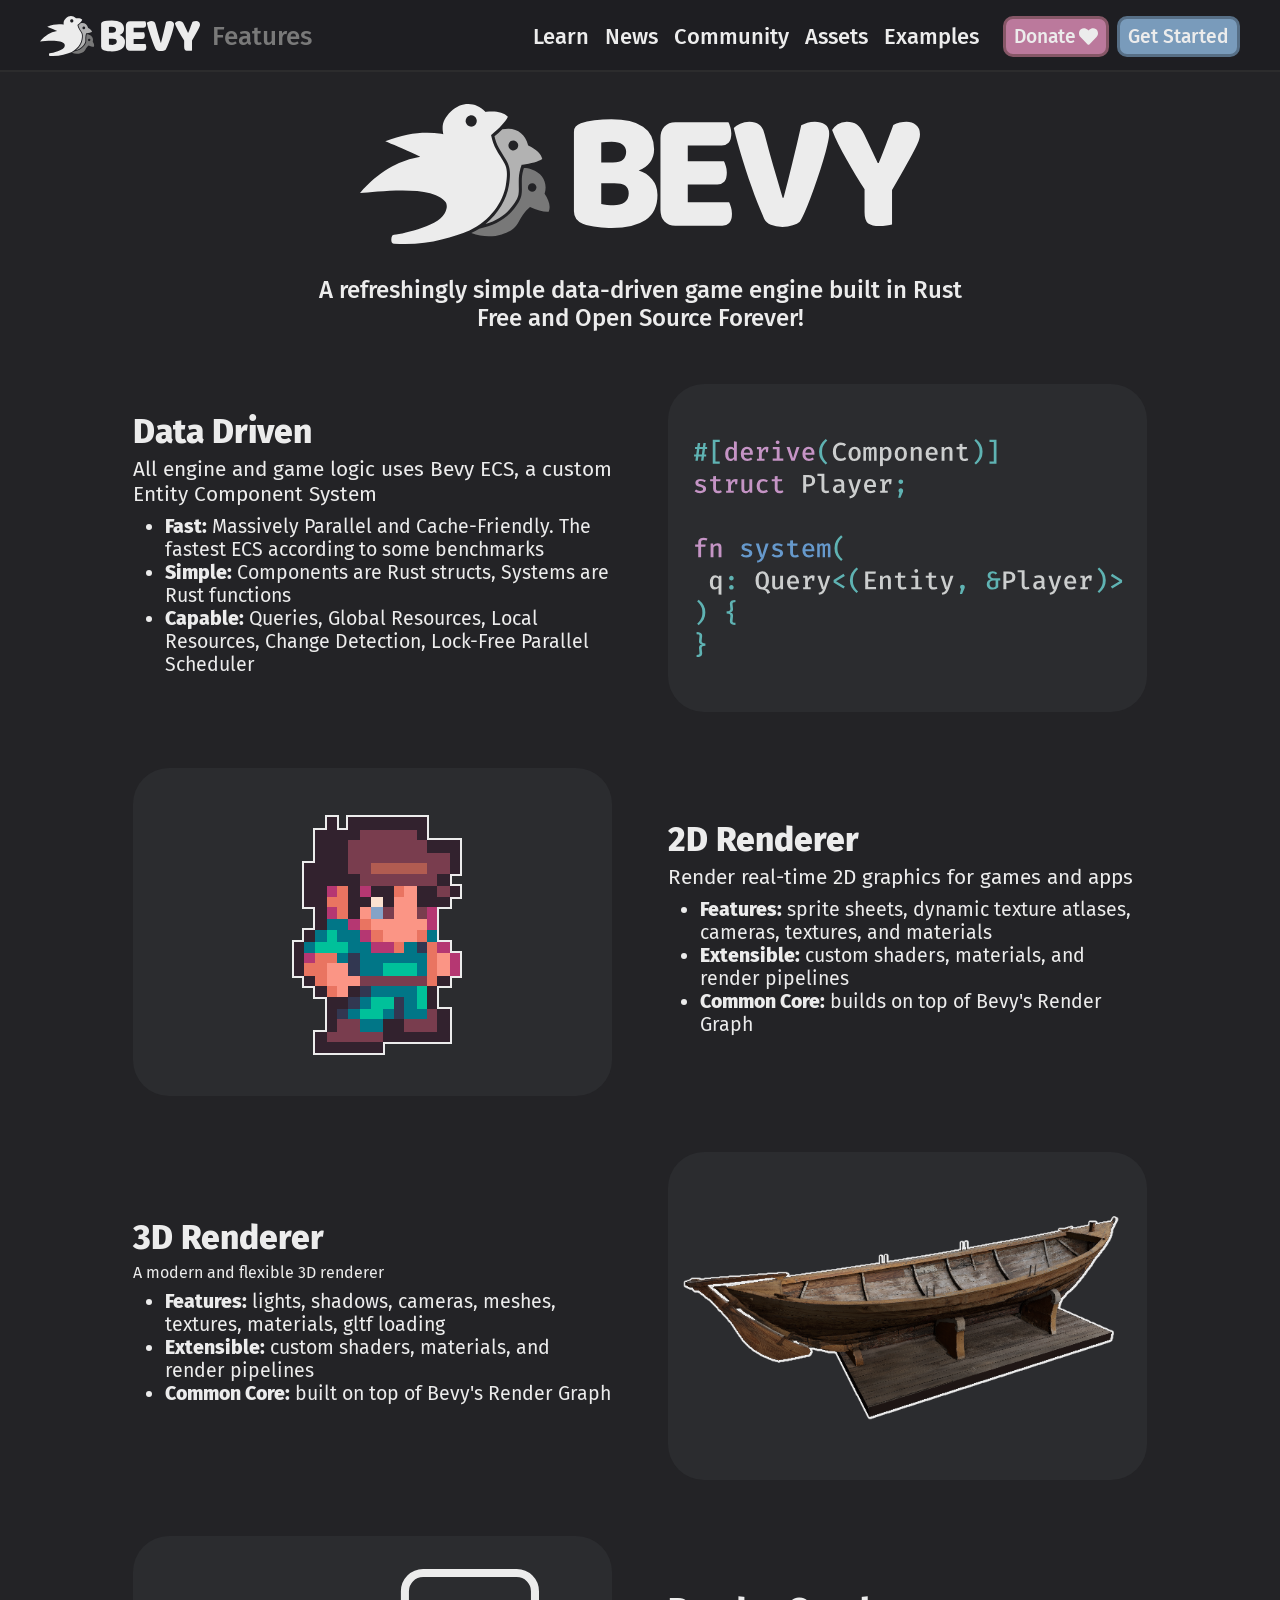
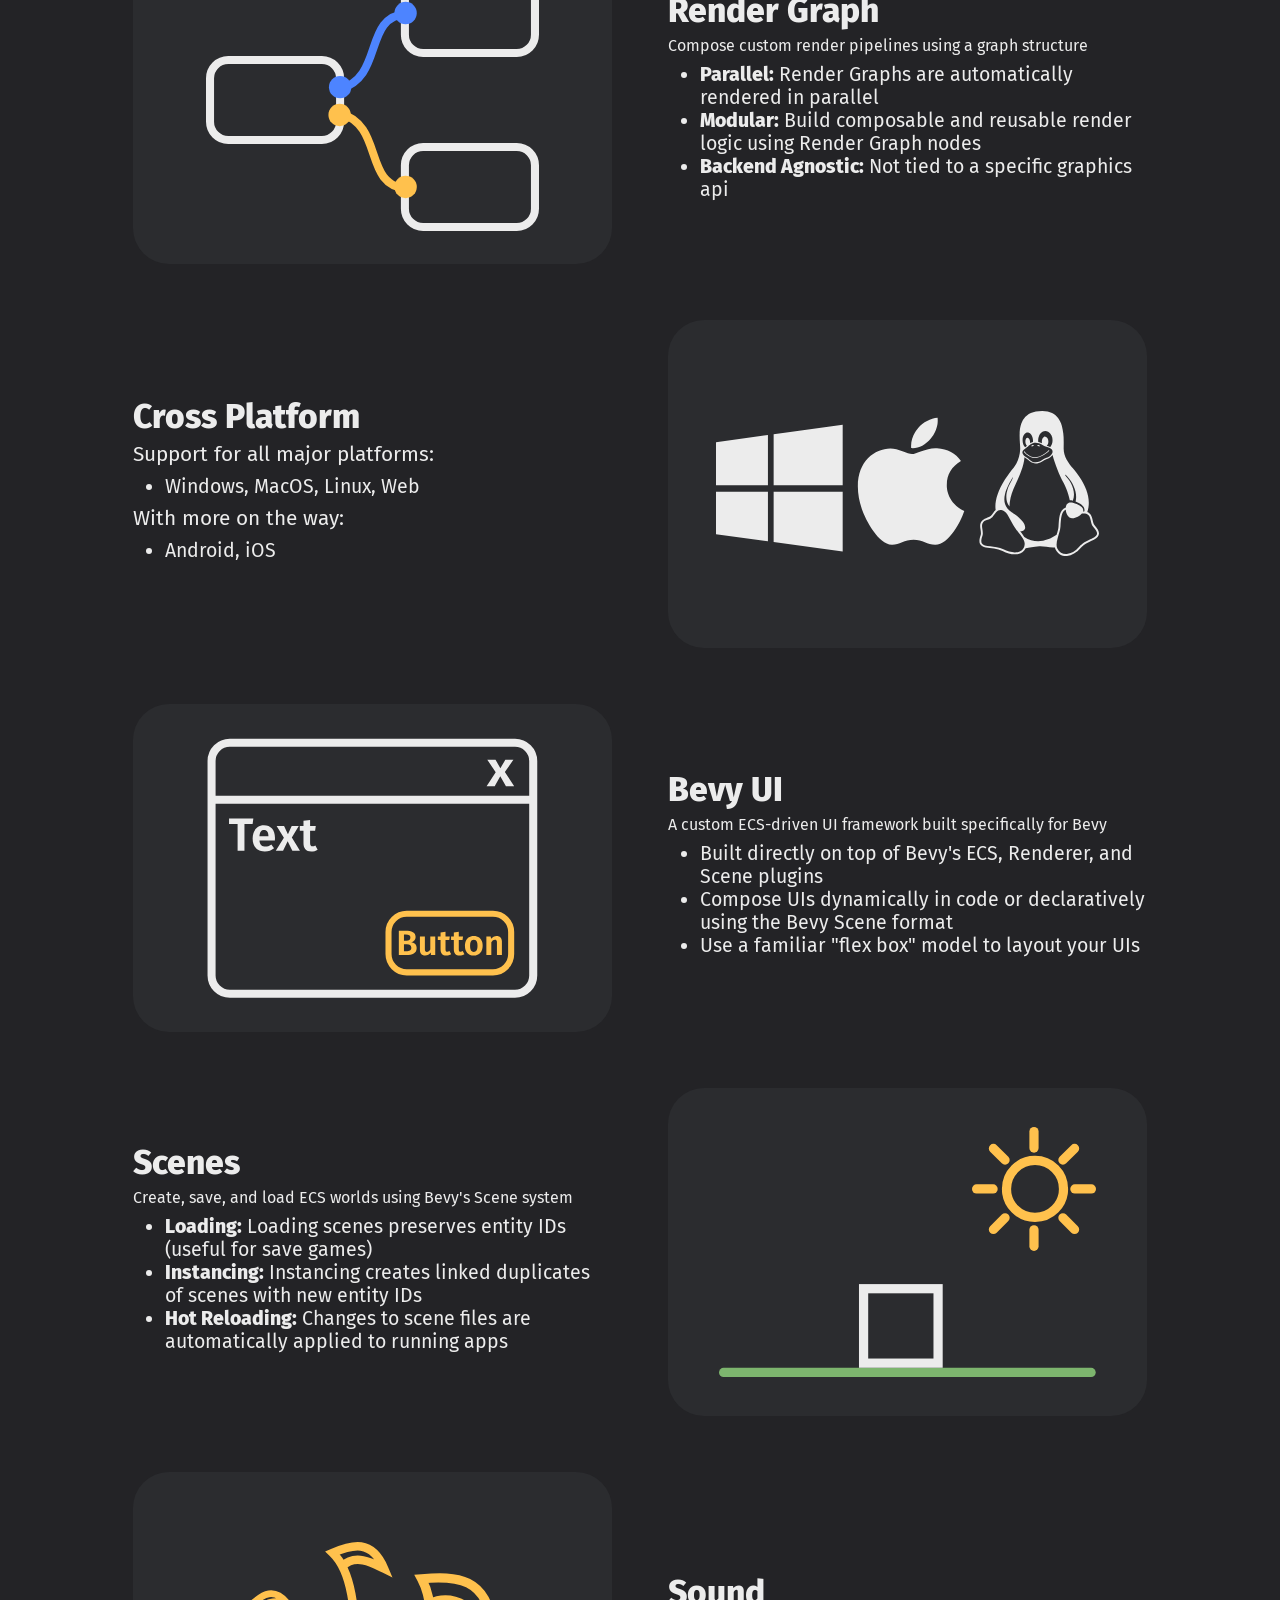
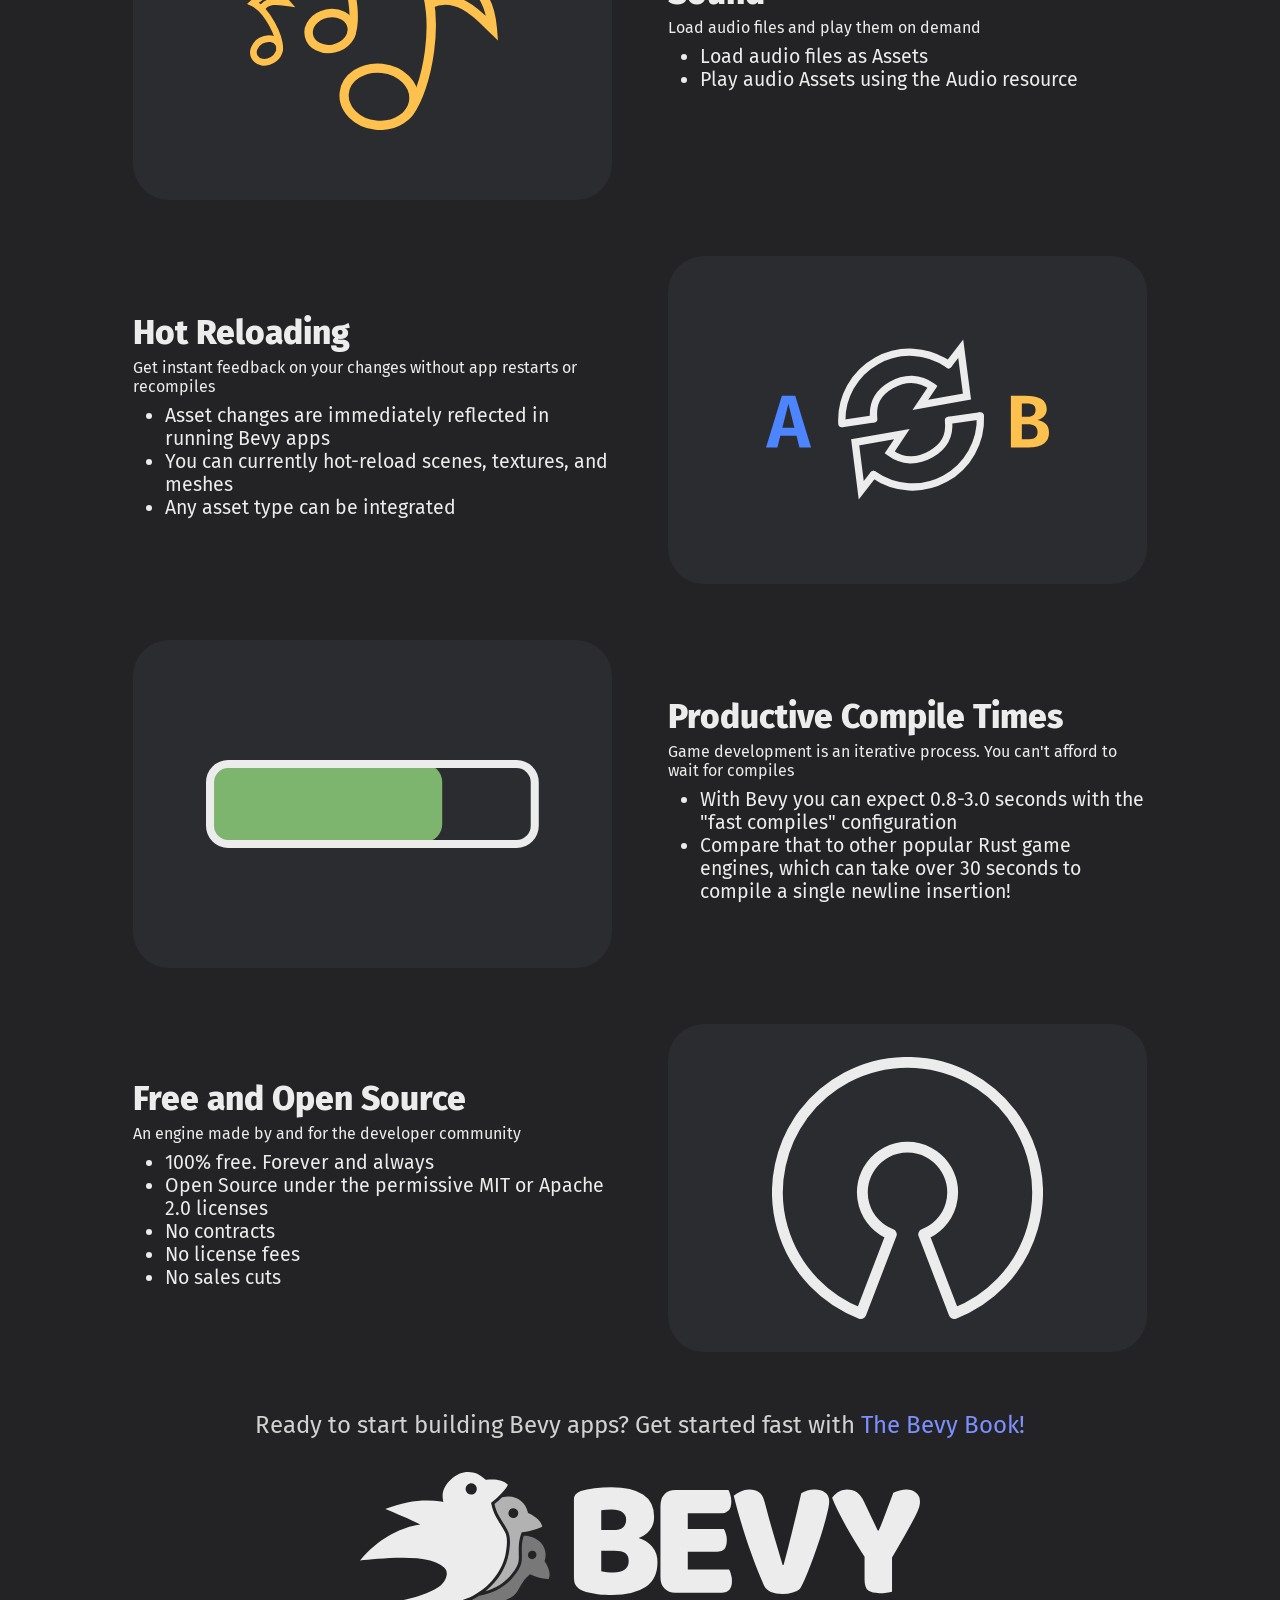
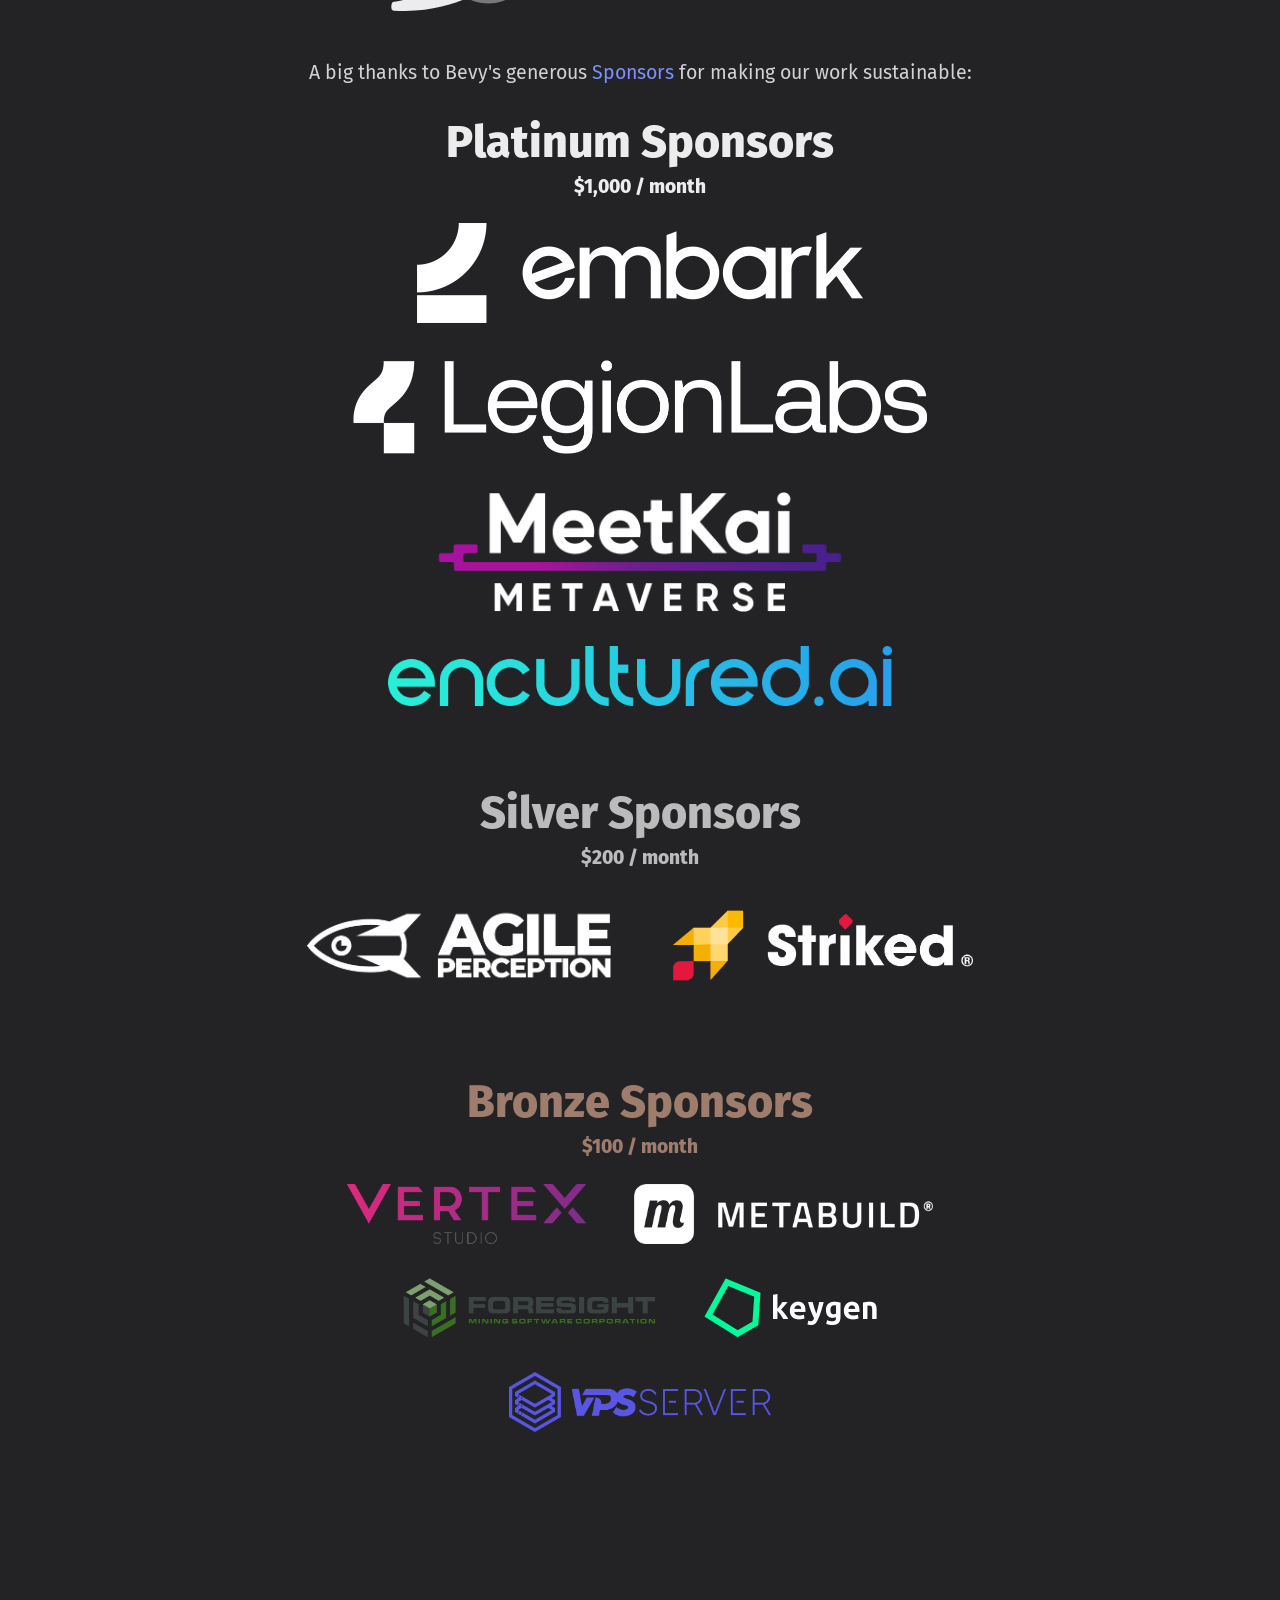
<file: index.html>
<!doctype html>
<html lang="en">
    <head>
        <meta charset="UTF-8">
        <meta name='viewport' content="width=device-width, initial-scale=1" />
        <meta property="og:title" content="Bevy - A data-driven game engine built in Rust " />
        <meta property="og:type" content="website" />
        <meta property="og:url" content="https://bevyengine.org&#x2F;&#x2F;" />
        <meta property="og:image" content="https://bevyengine.org/assets/bevy_logo_fill.png" />
        <meta property="og:description" content="Bevy is a refreshingly simple data-driven game engine built in Rust. It is free and open-source forever!" />
        <link rel="shortcut icon" type="image/png" href="/assets/favicon.png">
        <link rel="stylesheet" href="/site.css" />
        <link href="/atom.xml" rel="alternate" type="application/atom+xml" />
        <title>Bevy - A data-driven game engine built in Rust </title>
        
<meta name="description"
    content="A refreshingly simple data-driven game engine built in Rust. Free and Open Source Forever!" />

    </head>
    <body>
        <div class="layout">
            <input id="mobile-menu-state" class="hidden" type="checkbox">
            <header class="layout__header header" data-mobile-menu-state-container>
                <div class="header__content">
                    <label class="main-menu-backdrop" for="mobile-menu-state"></label>
                    <label class="header__hamburger button-square button-square--header" for="mobile-menu-state">
                        <img src="/assets/icon-hamburger.svg">
                    </label>
                    <div class="header__left-block">
                        <a class="header__logo" href="/">
                            <img class="logo logo--icon" src="/assets/bevy_icon_dark.svg" alt="Bevy Engine">
                            <img class="logo logo--full" src="/assets/bevy_logo_dark.svg" alt="Bevy Engine">
                        </a>
                        <div class="header__message">
                            
                                Features
                            
                        </div>
                    </div>
                    
                    <nav class="header__menu main-menu " role="navigation" data-page-menu-switch-state-container>
                        <div class="main-menu__header">
                            <a href="/">
                                <img class="logo" src="/assets/bevy_logo_dark.svg" alt="Bevy Engine">
                            </a>
                            <label class="button-square button-square--header" for="mobile-menu-state">
                                <img src="/assets/icon-times.svg">
                            </label>
                        </div>
                        
                        <div class="main-menu__content">
                            <div class="main-menu__page-menu">
                                
                            </div>
                            <ul class="main-menu__menu">
                                
    
    

    
        
    

    
    
    

    

    <li class="main-menu__entry">
        <a href="&#x2F;learn" class="main-menu__link">
            <span>Learn</span>
        </a>
    </li>

                                
    
    

    
        
    

    
    
    

    

    <li class="main-menu__entry">
        <a href="&#x2F;news" class="main-menu__link">
            <span>News</span>
        </a>
    </li>

                                
    
    

    
        
    

    
    
    

    

    <li class="main-menu__entry">
        <a href="&#x2F;community" class="main-menu__link">
            <span>Community</span>
        </a>
    </li>

                                
    
    

    
        
    

    
    
    

    

    <li class="main-menu__entry">
        <a href="&#x2F;assets" class="main-menu__link">
            <span>Assets</span>
        </a>
    </li>

                                
    
    

    
        
    

    
    
    

    

    <li class="main-menu__entry">
        <a href="&#x2F;examples" class="main-menu__link">
            <span>Examples</span>
        </a>
    </li>

                                
                            </ul>
                        </div>
                    </nav>
                    <div class="header__cta-container">
                        <a class="button button--pink header__cta" href="https://github.com/sponsors/cart">Donate <img class="button__icon" src="/assets/heart.svg" alt="heart icon"/></a>
                        <a class="button header__cta" href="/learn/book/getting-started/">Get Started</a>
                    </div>
                </div>
            </header>
            <main class="layout__content">
                <div class="container">
                    
<div>
    <img src="/assets/bevy_logo_dark.svg" class="bevy-logo-header" alt="Bevy logo" />
    <div class="bevy-description">
        A refreshingly simple data-driven game engine built in Rust
        <br />
        Free and Open Source Forever!
    </div>
    <div class="feature-list">
        <div class="feature-container">
            <div class="feature-text">
                <h2 class="feature-title">Data Driven</h2>
                <div class="feature-description">
                    All engine and game logic uses Bevy ECS, a custom Entity Component System
                    <ul class="feature-sublist">
                        <li><b>Fast:</b> Massively Parallel and Cache-Friendly. The fastest ECS according to some
                            benchmarks</li>
                        <li><b>Simple:</b> Components are Rust structs, Systems are Rust functions</li>
                        <li><b>Capable:</b> Queries, Global Resources, Local Resources, Change Detection, Lock-Free
                            Parallel Scheduler</li>
                    </ul>
                </div>
            </div>
            <div class="feature-image">
                <img src="assets/ecs.svg" class="feature-img" style="width: 100%; max-width: 90%; max-height: 90%;"
                    alt="ECS code" />
            </div>
        </div>
        <div class="feature-container feature-container-reverse">
            <div class="feature-image">
                <img src="assets/sprite.png" class="feature-img" alt="Pixel art sprite of a person" />
            </div>
            <div class="feature-text">
                <h2 class="feature-title">2D Renderer</h2>
                <div class="feature-description">
                    Render real-time 2D graphics for games and apps
                    <ul class="feature-sublist">
                        <li><b>Features:</b> sprite sheets, dynamic texture atlases, cameras, textures, and materials
                        </li>
                        <li><b>Extensible:</b> custom shaders, materials, and render pipelines</li>
                        <li><b>Common Core:</b> builds on top of Bevy's Render Graph</li>
                    </ul>
                </div>
            </div>
        </div>
        <div class="feature-container">
            <div class="feature-text">
                <h2 class="feature-title">3D Renderer</h2>
                A modern and flexible 3D renderer
                <ul class="feature-sublist">
                    <li><b>Features:</b> lights, shadows, cameras, meshes, textures, materials, gltf loading</li>
                    <li><b>Extensible:</b> custom shaders, materials, and render pipelines</li>
                    <li><b>Common Core:</b> built on top of Bevy's Render Graph</li>
                </ul>
            </div>
            <div class="feature-image">
                <img src="assets/boat.png" class="feature-img" style="max-height: 95%; max-width: 95%;"
                    alt="3D boat model" />
            </div>
        </div>
        <div class="feature-container feature-container-reverse">
            <div class="feature-image">
                <img src="assets/render_graph.svg" class="feature-img" alt="Render graph" />
            </div>
            <div class="feature-text">
                <h2 class="feature-title">Render Graph</h2>
                Compose custom render pipelines using a graph structure
                <ul class="feature-sublist">
                    <li><b>Parallel:</b> Render Graphs are automatically rendered in parallel</li>
                    <li><b>Modular:</b> Build composable and reusable render logic using Render Graph nodes </li>
                    <li><b>Backend Agnostic:</b> Not tied to a specific graphics api</li>
                </ul>
            </div>
        </div>
        <div class="feature-container">
            <div class="feature-text">
                <h2 class="feature-title">Cross Platform</h2>
                <div class="feature-description">
                    Support for all major platforms:
                    <ul class="feature-sublist">
                        <li>Windows, MacOS, Linux, Web</li>
                    </ul>
                    With more on the way:
                    <ul class="feature-sublist">
                        <li>Android, iOS</li>
                    </ul>
                </div>
            </div>
            <div class="feature-image">
                <img src="assets/platform-icons.svg" class="feature-img" alt="Microsoft, Apple, and Linux logos" />
            </div>
        </div>
        <div class="feature-container feature-container-reverse">
            <div class="feature-image">
                <img src="assets/bevy_ui.svg" class="feature-img" alt="UI dialog window diagram" />
            </div>
            <div class="feature-text">
                <h2 class="feature-title">Bevy UI</h2>
                A custom ECS-driven UI framework built specifically for Bevy
                <ul class="feature-sublist">
                    <li>Built directly on top of Bevy's ECS, Renderer, and Scene plugins</li>
                    <li>Compose UIs dynamically in code or declaratively using the Bevy Scene format</li>
                    <li>Use a familiar "flex box" model to layout your UIs</li>
                </ul>
            </div>
        </div>
        <div class="feature-container">
            <div class="feature-text">
                <h2 class="feature-title">Scenes</h2>
                Create, save, and load ECS worlds using Bevy's Scene system
                <ul class="feature-sublist">
                    <li><b>Loading:</b> Loading scenes preserves entity IDs (useful for save games)</li>
                    <li><b>Instancing:</b> Instancing creates linked duplicates of scenes with new entity IDs</li>
                    <li><b>Hot Reloading:</b> Changes to scene files are automatically applied to running apps</li>
                </ul>
            </div>
            <div class="feature-image">
                <img src="assets/scene.svg" class="feature-img" alt="2D scene of a square upon grass under the sun" />
            </div>
        </div>
        <div class="feature-container feature-container-reverse">
            <div class="feature-image">
                <img src="assets/sound.svg" class="feature-img" alt="Music notes" />
            </div>
            <div class="feature-text">
                <h2 class="feature-title">Sound</h2>
                Load audio files and play them on demand
                <ul class="feature-sublist">
                    <li>Load audio files as Assets</li>
                    <li>Play audio Assets using the Audio resource</li>
                </ul>
            </div>
        </div>
        <div class="feature-container">
            <div class="feature-text">
                <h2 class="feature-title">Hot Reloading</h2>
                Get instant feedback on your changes without app restarts or recompiles
                <ul class="feature-sublist">
                    <li>Asset changes are immediately reflected in running Bevy apps</li>
                    <li>You can currently hot-reload scenes, textures, and meshes</li>
                    <li>Any asset type can be integrated</li>
                </ul>
            </div>
            <div class="feature-image">
                <img src="assets/hot_reloading.svg" class="feature-img" alt="Hot reloading diagram" />
            </div>
        </div>
        <div class="feature-container feature-container-reverse">
            <div class="feature-image">
                <img src="assets/progressbar.svg" class="feature-img" alt="Compile time progress bar" />
            </div>
            <div class="feature-text">
                <h2 class="feature-title">Productive Compile Times</h2>
                Game development is an iterative process. You can't afford to wait for compiles
                <ul class="feature-sublist">
                    <li>With Bevy you can expect 0.8-3.0 seconds with the "fast compiles" configuration</li>
                    <li>Compare that to other popular Rust game engines, which can take over 30 seconds to compile a
                        single
                        newline insertion!</li>
                </ul>
            </div>
        </div>
        <div class="feature-container">
            <div class="feature-text">
                <h2 class="feature-title">Free and Open Source</h2>
                An engine made by and for the developer community
                <ul class="feature-sublist">
                    <li>100% free. Forever and always</li>
                    <li>Open Source under the permissive MIT or Apache 2.0 licenses</li>
                    <li>No contracts</li>
                    <li>No license fees</li>
                    <li>No sales cuts</li>
                </ul>
            </div>
            <div class="feature-image">
                <img src="assets/opensource.svg" class="feature-img" alt="The open source icon" />
            </div>
        </div>
    </div>
    <div class="media-content features-whats-next">
        Ready to start building Bevy apps? Get started fast with <a href="learn/book/introduction/">The Bevy Book!</a>
    </div>
    <img src="/assets/bevy_logo_dark.svg" class="bevy-logo-header" alt="Bevy logo" />
    <div class="features-sponsors">
        <h3 class="media-content">A big thanks to Bevy's generous <a
                href="https://github.com/sponsors/cart/">Sponsors</a> for making our work
            sustainable:</h3>
        <div class="sponsors sponsors--platinum">
            <h2 class="sponsors__title">Platinum Sponsors</h2>
            <h3 class="sponsors__amount">$1,000 / month</h3>
            <div class="sponsors__content">
                <a class="sponsors__link" href="https://www.embark-studios.com">
                    <img class="sponsors__logo" src="assets/embark.png" alt="Embark Studios logo" />
                </a>
                <a class="sponsors__link" href="https://legionlabs.com">
                    <img class="sponsors__logo" src="assets/LegionLabs.png" alt="Legion Labs logo" />
                </a>
                <a class="sponsors__link" href="https://meetkai.com/careers">
                    <img class="sponsors__logo" style="max-height: 120px" src="assets/meetkai.png" alt="MeetKai logo" />
                </a>
                <a class="sponsors__link" href="https://www.encultured.ai/">
                    <img class="sponsors__logo" style="max-height: 60px" src="assets/Encultured.png"
                        alt="Encultured AI logo" />
                </a>
            </div>
        </div>
        <div class="sponsors sponsors--silver">
            <h2 class="sponsors__title">Silver Sponsors</h2>
            <h3 class="sponsors__amount">$200 / month</h3>
            <div class="sponsors__content">
                <a class="sponsors__link" href="https://agileperception.com">
                    <img class="sponsors__logo" src="assets/agile_perception.png" alt="Agile Perception logo" />
                </a>
                <a class="sponsors__link" href="https://developers.join-striked.com">
                    <img class="sponsors__logo" style="max-height: 100px" src="assets/striked.png" alt="Striked logo" />
                </a>
            </div>
        </div>
        <div class="sponsors sponsors--bronze">
            <h2 class="sponsors__title">Bronze Sponsors</h2>
            <h3 class="sponsors__amount">$100 / month</h3>
            <div class="sponsors__content">
                <a class="sponsors__link" href="https://vertexstudio.co">
                    <img class="sponsors__logo" src="assets/vertex_studio.png" alt="Vertex Studio logo" />
                </a>
                <a class="sponsors__link" href="https://www.metabuild.io">
                    <img class="sponsors__logo" src="assets/metabuild.png" alt="Metabuild Logo" />
                </a>
                <a class="sponsors__link" href="https://www.foresightmining.com">
                    <img class="sponsors__logo" src="assets/Foresight_Mining_Software_Corporation.png"
                        alt="Foresight Mining Software Corporation logo" />
                </a>
                <a class="sponsors__link" href="https://keygen.sh">
                    <img class="sponsors__logo" src="assets/keygen.png" alt="Keygen logo" />
                </a>
                <a class="sponsors__link" href="https://www.vpsserver.com">
                    <img class="sponsors__logo" src="assets/VPSServer.png" alt="VPSServer logo" />
                </a>
            </div>
        </div>
    </div>
</div>

                </div>
            </main>
        </div>
    </body>
</html>
</file>
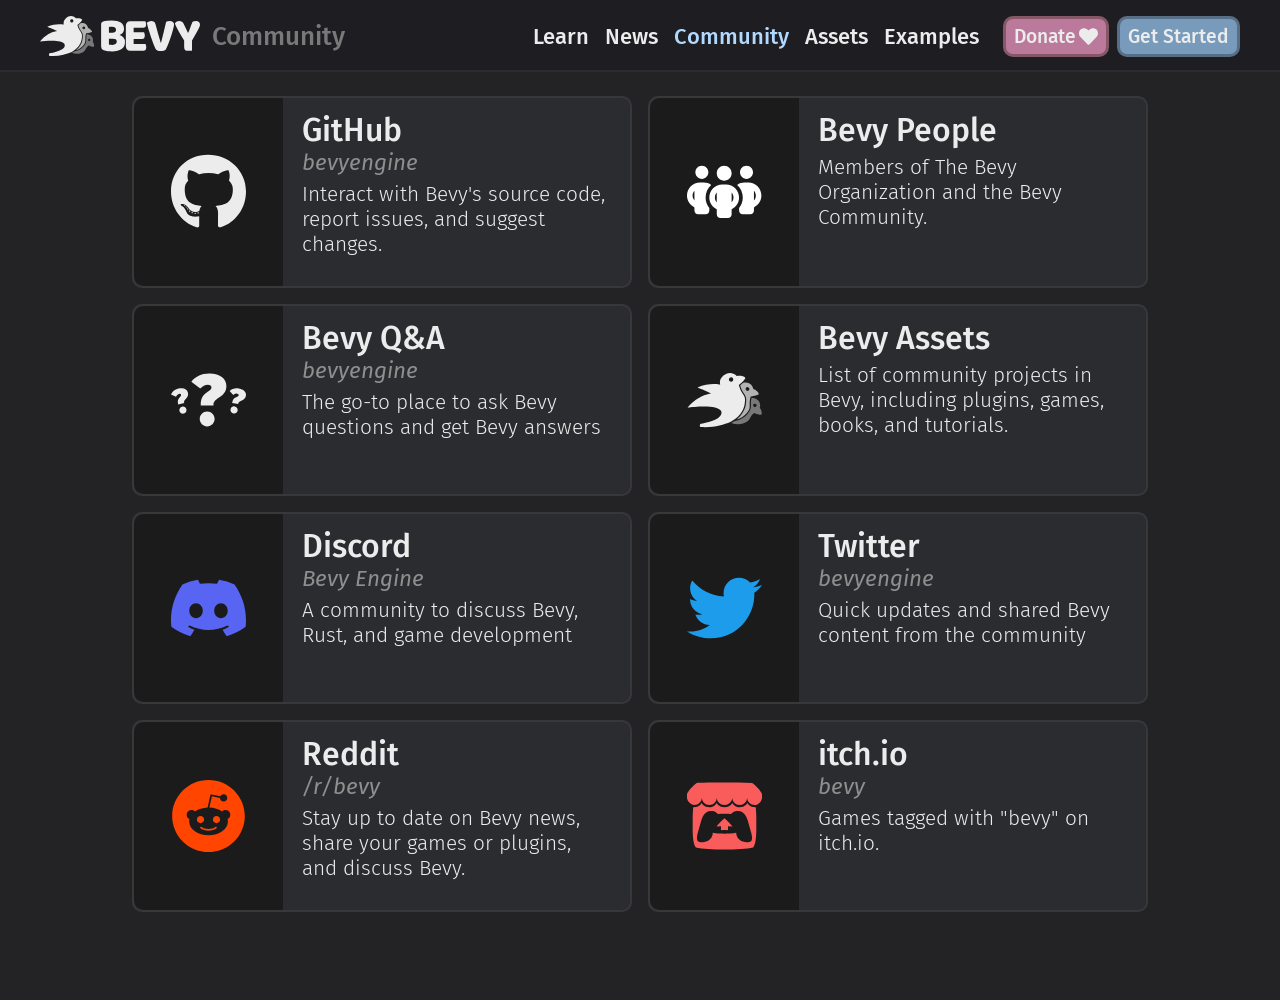
<file: community/index.html>
<!doctype html>
<html lang="en">
    <head>
        <meta charset="UTF-8">
        <meta name='viewport' content="width=device-width, initial-scale=1" />
        <meta property="og:title" content="Bevy - Community" />
        <meta property="og:type" content="website" />
        <meta property="og:url" content="https://bevyengine.org&#x2F;&#x2F;community&#x2F;" />
        <meta property="og:image" content="https://bevyengine.org/assets/bevy_logo_fill.png" />
        <meta property="og:description" content="Bevy is a refreshingly simple data-driven game engine built in Rust. It is free and open-source forever!" />
        <link rel="shortcut icon" type="image/png" href="/assets/favicon.png">
        <link rel="stylesheet" href="/site.css" />
        <link href="/atom.xml" rel="alternate" type="application/atom+xml" />
        <title>Bevy - Community</title>
         
    </head>
    <body>
        <div class="layout">
            <input id="mobile-menu-state" class="hidden" type="checkbox">
            <header class="layout__header header" data-mobile-menu-state-container>
                <div class="header__content">
                    <label class="main-menu-backdrop" for="mobile-menu-state"></label>
                    <label class="header__hamburger button-square button-square--header" for="mobile-menu-state">
                        <img src="/assets/icon-hamburger.svg">
                    </label>
                    <div class="header__left-block">
                        <a class="header__logo" href="/">
                            <img class="logo logo--icon" src="/assets/bevy_icon_dark.svg" alt="Bevy Engine">
                            <img class="logo logo--full" src="/assets/bevy_logo_dark.svg" alt="Bevy Engine">
                        </a>
                        <div class="header__message">
                            
                                Community
                            
                        </div>
                    </div>
                    
                    <nav class="header__menu main-menu " role="navigation" data-page-menu-switch-state-container>
                        <div class="main-menu__header">
                            <a href="/">
                                <img class="logo" src="/assets/bevy_logo_dark.svg" alt="Bevy Engine">
                            </a>
                            <label class="button-square button-square--header" for="mobile-menu-state">
                                <img src="/assets/icon-times.svg">
                            </label>
                        </div>
                        
                        <div class="main-menu__content">
                            <div class="main-menu__page-menu">
                                
                            </div>
                            <ul class="main-menu__menu">
                                
    
    

    
        
    

    
    
    

    

    <li class="main-menu__entry">
        <a href="&#x2F;learn" class="main-menu__link">
            <span>Learn</span>
        </a>
    </li>

                                
    
    

    
        
    

    
    
    

    

    <li class="main-menu__entry">
        <a href="&#x2F;news" class="main-menu__link">
            <span>News</span>
        </a>
    </li>

                                
    
    

    
        
    

    
    
    

    
        
    

    <li class="main-menu__entry">
        <a href="&#x2F;community" class="main-menu__link main-menu__link--active">
            <span>Community</span>
        </a>
    </li>

                                
    
    

    
        
    

    
    
    

    

    <li class="main-menu__entry">
        <a href="&#x2F;assets" class="main-menu__link">
            <span>Assets</span>
        </a>
    </li>

                                
    
    

    
        
    

    
    
    

    

    <li class="main-menu__entry">
        <a href="&#x2F;examples" class="main-menu__link">
            <span>Examples</span>
        </a>
    </li>

                                
                            </ul>
                        </div>
                    </nav>
                    <div class="header__cta-container">
                        <a class="button button--pink header__cta" href="https://github.com/sponsors/cart">Donate <img class="button__icon" src="/assets/heart.svg" alt="heart icon"/></a>
                        <a class="button header__cta" href="/learn/book/getting-started/">Get Started</a>
                    </div>
                </div>
            </header>
            <main class="layout__content">
                <div class="container">
                    
<div class="padded-content community-grid">
    <a class="card community-card" href="https://github.com/bevyengine/bevy">
        <div class="card-image">
            <img src="/assets/github.svg" class="centered-card-image community-icon" alt="GitHub logo" />
        </div>
        <div class="card-text">
            <div class="card-title">
                GitHub
            </div>
            <div class="card-subtitle">
                bevyengine
            </div>
            <div class="card-description">
                Interact with Bevy's source code, report issues, and suggest changes.
            </div>
        </div>
    </a>
    <a class="card community-card" href="/community/people/">
        <div class="card-image">
            <svg xmlns="http://www.w3.org/2000/svg" class="centered-card-image community-icon" viewBox="0 0 640 512">
                <!--! Font Awesome Pro 6.2.1 by @fontawesome - https://fontawesome.com License - https://fontawesome.com/license (Commercial License) Copyright 2022 Fonticons, Inc. -->
                <path fill="white" d="M184 88c0 30.9-25.1 56-56 56s-56-25.1-56-56s25.1-56 56-56s56 25.1 56 56zM64 245.7C54 256.9 48 271.8 48 288s6 31.1 16 42.3V245.7zm144.4-49.3C178.7 222.7 160 261.2 160 304c0 34.3 12 65.8 32 90.5V416c0 17.7-14.3 32-32 32H96c-17.7 0-32-14.3-32-32V389.2C26.2 371.2 0 332.7 0 288c0-61.9 50.1-112 112-112h32c24 0 46.2 7.5 64.4 20.3zM448 416V394.5c20-24.7 32-56.2 32-90.5c0-42.8-18.7-81.3-48.4-107.7C449.8 183.5 472 176 496 176h32c61.9 0 112 50.1 112 112c0 44.7-26.2 83.2-64 101.2V416c0 17.7-14.3 32-32 32H480c-17.7 0-32-14.3-32-32zM568 88c0 30.9-25.1 56-56 56s-56-25.1-56-56s25.1-56 56-56s56 25.1 56 56zm8 157.7v84.7c10-11.3 16-26.1 16-42.3s-6-31.1-16-42.3zM320 160c-35.3 0-64-28.7-64-64s28.7-64 64-64s64 28.7 64 64s-28.7 64-64 64zM240 304c0 16.2 6 31 16 42.3V261.7c-10 11.3-16 26.1-16 42.3zm144-42.3v84.7c10-11.3 16-26.1 16-42.3s-6-31.1-16-42.3zM448 304c0 44.7-26.2 83.2-64 101.2V448c0 17.7-14.3 32-32 32H288c-17.7 0-32-14.3-32-32V405.2c-37.8-18-64-56.5-64-101.2c0-61.9 50.1-112 112-112h32c61.9 0 112 50.1 112 112z"/>
            </svg>
        </div>
        <div class="card-text">
            <div class="card-title">
                Bevy People
            </div>
            <div class="card-description">
                Members of The Bevy Organization and the Bevy Community.
            </div>
        </div>
    </a>
    <a class="card community-card" href="https://github.com/bevyengine/bevy/discussions/categories/q-a">
        <div class="card-image">
            <img src="/assets/q_and_a.svg" class="centered-card-image community-icon" alt="Q and A logo" />
        </div>
        <div class="card-text">
            <div class="card-title">
                Bevy Q&A
            </div>
            <div class="card-subtitle">
                bevyengine
            </div>
            <div class="card-description">
                The go-to place to ask Bevy questions and get Bevy answers
            </div>
        </div>
    </a>
    <a class="card community-card" href="https://bevyengine.org/assets/">
        <div class="card-image">
            <img src="/assets/bevy_icon_dark.svg" class="centered-card-image community-icon" alt="Bevy logo" />
        </div>
        <div class="card-text">
            <div class="card-title">
                Bevy Assets
            </div>
            <div class="card-description">
                List of community projects in Bevy, including plugins, games, books, and tutorials.
            </div>
        </div>
    </a>
    <a class="card community-card" href="https://discord.gg/bevy">
        <div class="card-image">
            <img src="/assets/discord.svg" class="centered-card-image community-icon" alt="Discord logo" />
        </div>
        <div class="card-text">
            <div class="card-title">
                Discord
            </div>
            <div class="card-subtitle">
                Bevy Engine
            </div>
            <div class="card-description">
                A community to discuss Bevy, Rust, and game development
            </div>
        </div>
    </a>
    <a class="card community-card" href="https://twitter.com/BevyEngine">
        <div class="card-image">
            <img src="/assets/twitter.svg" class="centered-card-image community-icon" alt="Twitter logo" />
        </div>
        <div class="card-text">
            <div class="card-title">
                Twitter
            </div>
            <div class="card-subtitle">
                bevyengine
            </div>
            <div class="card-description">
                Quick updates and shared Bevy content from the community
            </div>
        </div>
    </a>
    <a class="card community-card" href="https://www.reddit.com/r/bevy/">
        <div class="card-image">
            <img src="/assets/reddit.svg" class="centered-card-image community-icon" alt="Reddit logo" />
        </div>
        <div class="card-text">
            <div class="card-title">
                Reddit
            </div>
            <div class="card-subtitle">
                /r/bevy
            </div>
            <div class="card-description">
                Stay up to date on Bevy news, share your games or plugins, and discuss Bevy.
            </div>
        </div>
    </a>
    <a class="card community-card" href="https://itch.io/games/tag-bevy">
        <div class="card-image">
            <img src="/assets/itchio-textless.svg" class="centered-card-image community-icon" alt="itch.io logo" />
        </div>
        <div class="card-text">
            <div class="card-title">
                itch.io
            </div>
            <div class="card-subtitle">
                bevy
            </div>
            <div class="card-description">
                Games tagged with "bevy" on itch.io.
            </div>
        </div>
    </a>
</div>

                </div>
            </main>
        </div>
    </body>
</html>
</file>
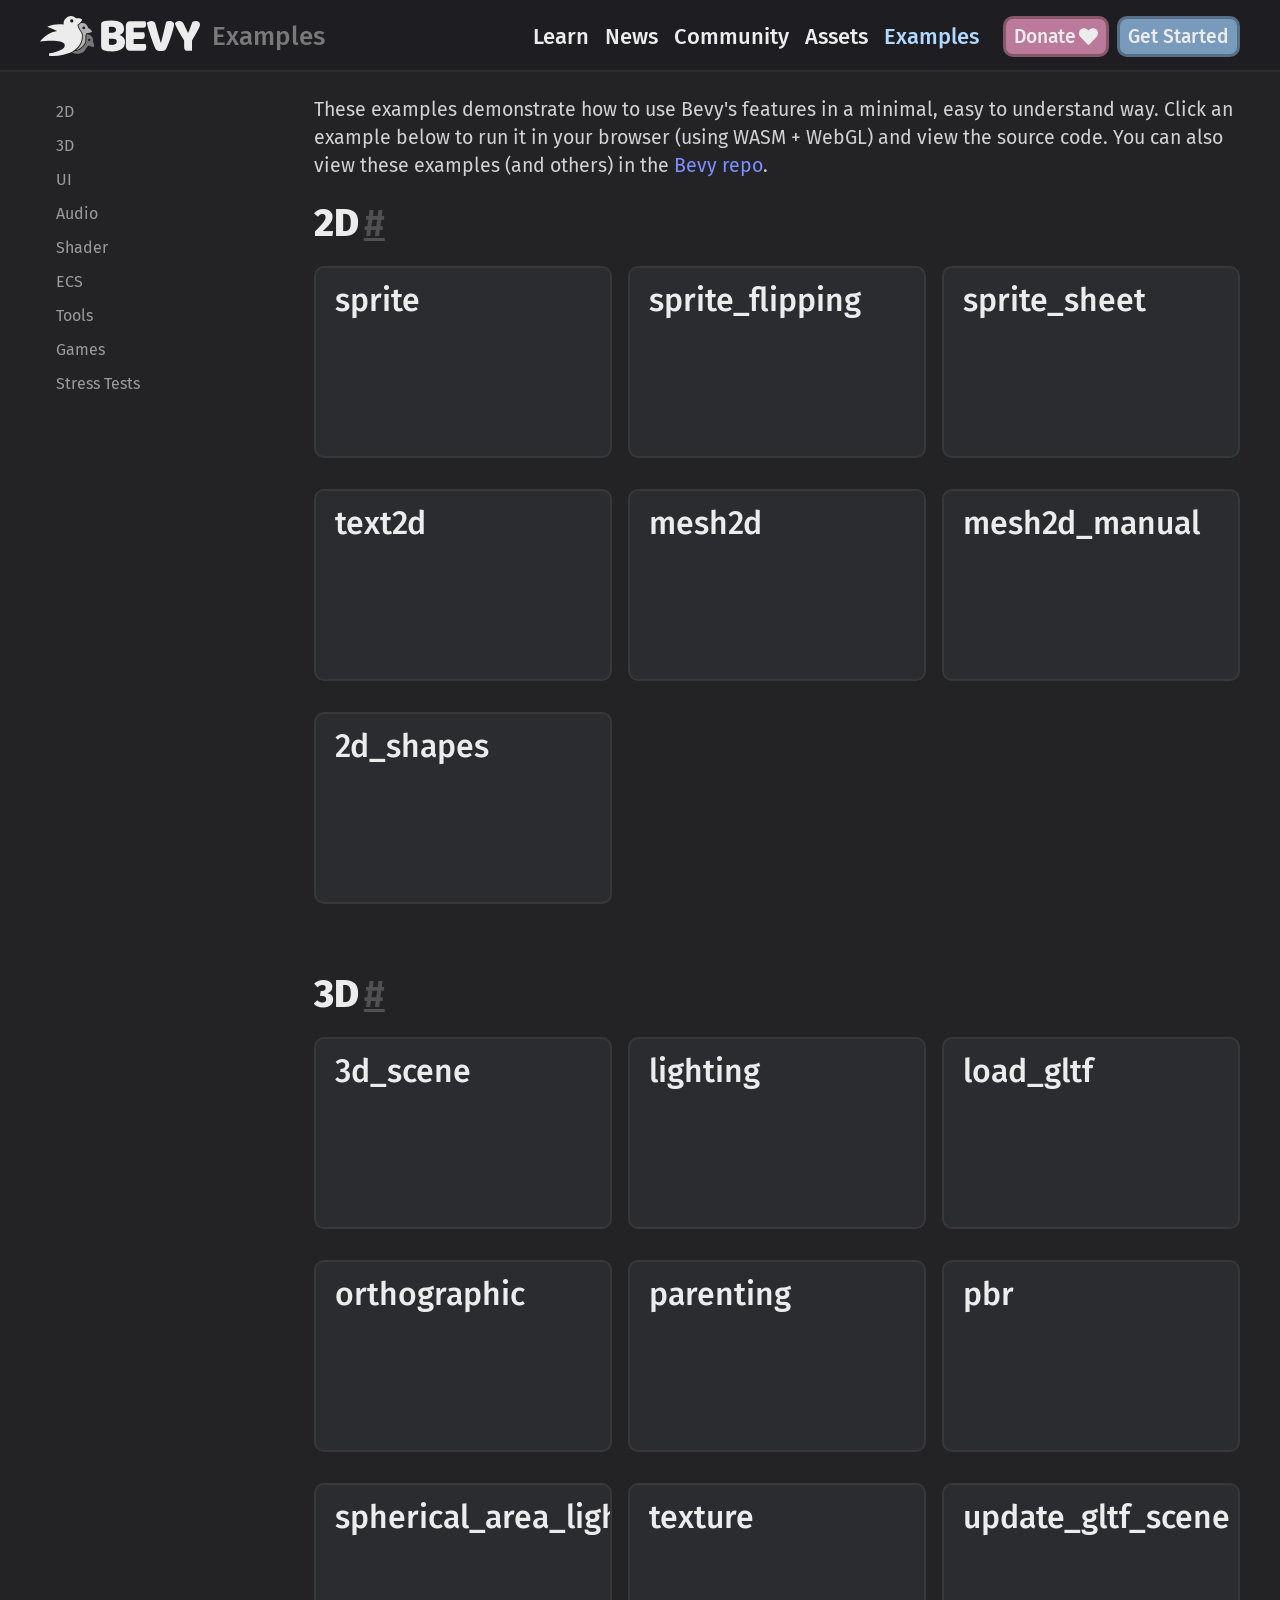
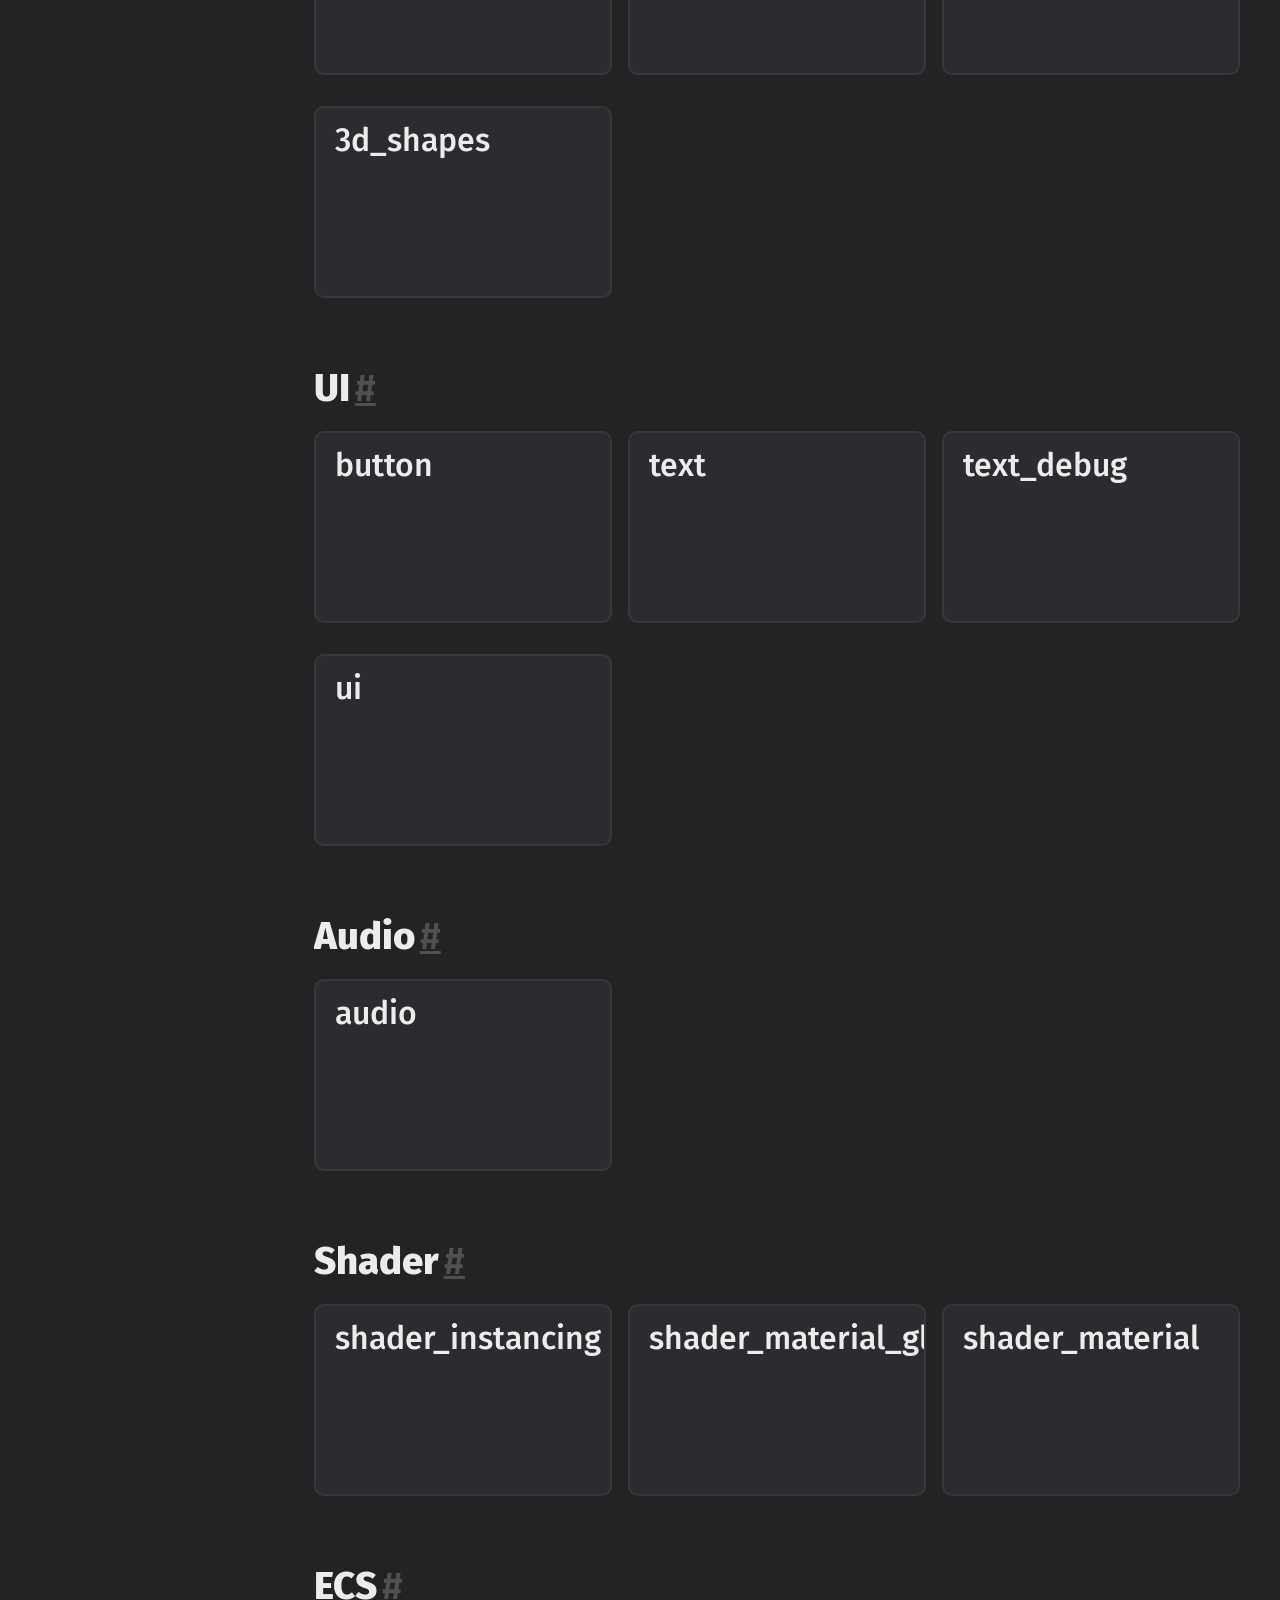
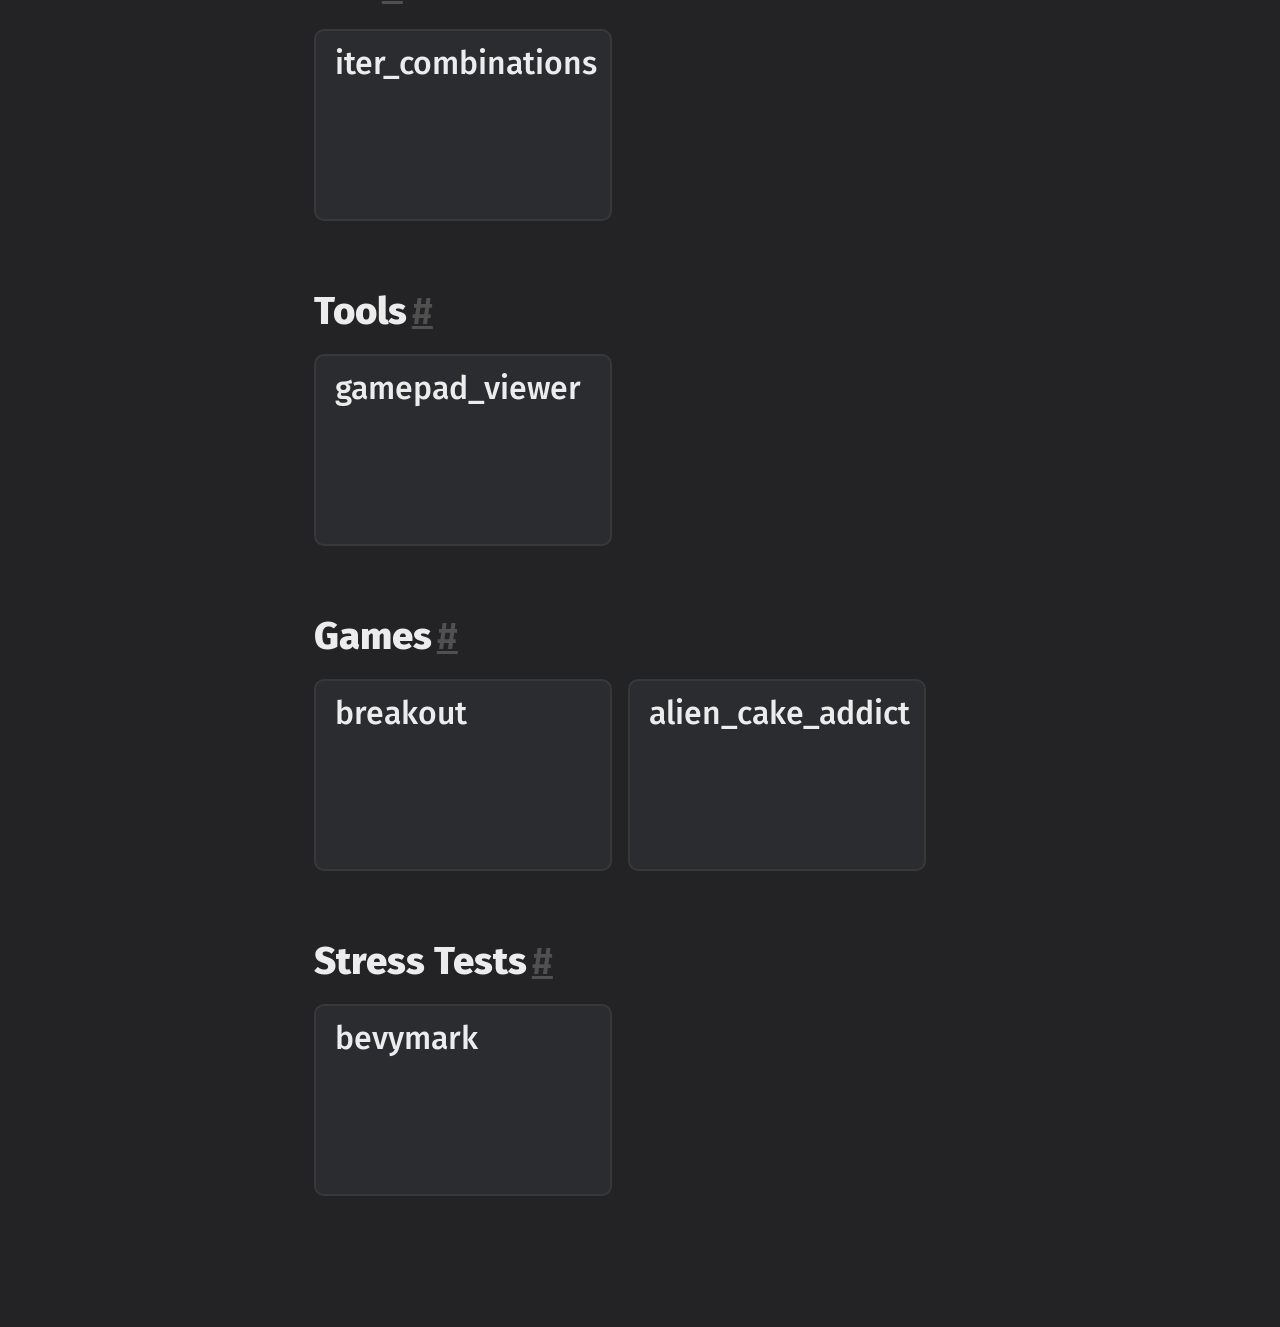
<file: examples/index.html>
<!doctype html>
<html lang="en">
    <head>
        <meta charset="UTF-8">
        <meta name='viewport' content="width=device-width, initial-scale=1" />
        <meta property="og:title" content="Bevy - Bevy Examples in WebGL2" />
        <meta property="og:type" content="website" />
        <meta property="og:url" content="https://bevyengine.org&#x2F;&#x2F;examples&#x2F;" />
        <meta property="og:image" content="https://bevyengine.org/assets/bevy_logo_fill.png" />
        <meta property="og:description" content="Bevy is a refreshingly simple data-driven game engine built in Rust. It is free and open-source forever!" />
        <link rel="shortcut icon" type="image/png" href="/assets/favicon.png">
        <link rel="stylesheet" href="/site.css" />
        <link href="/atom.xml" rel="alternate" type="application/atom+xml" />
        <title>Bevy - Bevy Examples in WebGL2</title>
         
    </head>
    <body>
        <div class="layout">
            <input id="mobile-menu-state" class="hidden" type="checkbox">
            <header class="layout__header header" data-mobile-menu-state-container>
                <div class="header__content">
                    <label class="main-menu-backdrop" for="mobile-menu-state"></label>
                    <label class="header__hamburger button-square button-square--header" for="mobile-menu-state">
                        <img src="/assets/icon-hamburger.svg">
                    </label>
                    <div class="header__left-block">
                        <a class="header__logo" href="/">
                            <img class="logo logo--icon" src="/assets/bevy_icon_dark.svg" alt="Bevy Engine">
                            <img class="logo logo--full" src="/assets/bevy_logo_dark.svg" alt="Bevy Engine">
                        </a>
                        <div class="header__message">
                            
                                Examples
                            
                        </div>
                    </div>
                    
    <input id="page-menu-switch-state" class="hidden" type="checkbox" checked>

                    <nav class="header__menu main-menu main-menu--with-page-menu" role="navigation" data-page-menu-switch-state-container>
                        <div class="main-menu__header">
                            <a href="/">
                                <img class="logo" src="/assets/bevy_logo_dark.svg" alt="Bevy Engine">
                            </a>
                            <label class="button-square button-square--header" for="mobile-menu-state">
                                <img src="/assets/icon-times.svg">
                            </label>
                        </div>
                        
    <div class="main-menu__page-menu-switch">
        <label class="menu-switch" for="page-menu-switch-state">
            <div class="menu-switch__option menu-switch__option--main-menu">Main Menu</div>
            <div class="menu-switch__option menu-switch__option--page-menu">Examples</div>
        </label>
    </div>

                        <div class="main-menu__content">
                            <div class="main-menu__page-menu">
                                
    
<ul class="tree-menu">
    
    






<li class="tree-menu__item">
    <div class="tree-menu__label">
        <a class="tree-menu__link" href="#2d">2D</a>
        
    </div>
    
</li>

    
    






<li class="tree-menu__item">
    <div class="tree-menu__label">
        <a class="tree-menu__link" href="#3d">3D</a>
        
    </div>
    
</li>

    
    






<li class="tree-menu__item">
    <div class="tree-menu__label">
        <a class="tree-menu__link" href="#ui">UI</a>
        
    </div>
    
</li>

    
    






<li class="tree-menu__item">
    <div class="tree-menu__label">
        <a class="tree-menu__link" href="#audio">Audio</a>
        
    </div>
    
</li>

    
    






<li class="tree-menu__item">
    <div class="tree-menu__label">
        <a class="tree-menu__link" href="#shader">Shader</a>
        
    </div>
    
</li>

    
    






<li class="tree-menu__item">
    <div class="tree-menu__label">
        <a class="tree-menu__link" href="#ecs">ECS</a>
        
    </div>
    
</li>

    
    






<li class="tree-menu__item">
    <div class="tree-menu__label">
        <a class="tree-menu__link" href="#tools">Tools</a>
        
    </div>
    
</li>

    
    






<li class="tree-menu__item">
    <div class="tree-menu__label">
        <a class="tree-menu__link" href="#games">Games</a>
        
    </div>
    
</li>

    
    






<li class="tree-menu__item">
    <div class="tree-menu__label">
        <a class="tree-menu__link" href="#stress-tests">Stress Tests</a>
        
    </div>
    
</li>

    
</ul>


                            </div>
                            <ul class="main-menu__menu">
                                
    
    

    
        
    

    
    
    

    

    <li class="main-menu__entry">
        <a href="&#x2F;learn" class="main-menu__link">
            <span>Learn</span>
        </a>
    </li>

                                
    
    

    
        
    

    
    
    

    

    <li class="main-menu__entry">
        <a href="&#x2F;news" class="main-menu__link">
            <span>News</span>
        </a>
    </li>

                                
    
    

    
        
    

    
    
    

    

    <li class="main-menu__entry">
        <a href="&#x2F;community" class="main-menu__link">
            <span>Community</span>
        </a>
    </li>

                                
    
    

    
        
    

    
    
    

    

    <li class="main-menu__entry">
        <a href="&#x2F;assets" class="main-menu__link">
            <span>Assets</span>
        </a>
    </li>

                                
    
    

    
        
    

    
    
    

    
        
    

    <li class="main-menu__entry">
        <a href="&#x2F;examples" class="main-menu__link main-menu__link--active">
            <span>Examples</span>
        </a>
    </li>

                                
                            </ul>
                        </div>
                    </nav>
                    <div class="header__cta-container">
                        <a class="button button--pink header__cta" href="https://github.com/sponsors/cart">Donate <img class="button__icon" src="/assets/heart.svg" alt="heart icon"/></a>
                        <a class="button header__cta" href="/learn/book/getting-started/">Get Started</a>
                    </div>
                </div>
            </header>
            <main class="layout__content">
                <div class="container">
                    
    <div class="page-with-menu">
        <div class="page-with-menu__menu-wrapper">
            <div class="page-with-menu__menu">
                
    
<ul class="tree-menu">
    
    






<li class="tree-menu__item">
    <div class="tree-menu__label">
        <a class="tree-menu__link" href="#2d">2D</a>
        
    </div>
    
</li>

    
    






<li class="tree-menu__item">
    <div class="tree-menu__label">
        <a class="tree-menu__link" href="#3d">3D</a>
        
    </div>
    
</li>

    
    






<li class="tree-menu__item">
    <div class="tree-menu__label">
        <a class="tree-menu__link" href="#ui">UI</a>
        
    </div>
    
</li>

    
    






<li class="tree-menu__item">
    <div class="tree-menu__label">
        <a class="tree-menu__link" href="#audio">Audio</a>
        
    </div>
    
</li>

    
    






<li class="tree-menu__item">
    <div class="tree-menu__label">
        <a class="tree-menu__link" href="#shader">Shader</a>
        
    </div>
    
</li>

    
    






<li class="tree-menu__item">
    <div class="tree-menu__label">
        <a class="tree-menu__link" href="#ecs">ECS</a>
        
    </div>
    
</li>

    
    






<li class="tree-menu__item">
    <div class="tree-menu__label">
        <a class="tree-menu__link" href="#tools">Tools</a>
        
    </div>
    
</li>

    
    






<li class="tree-menu__item">
    <div class="tree-menu__label">
        <a class="tree-menu__link" href="#games">Games</a>
        
    </div>
    
</li>

    
    






<li class="tree-menu__item">
    <div class="tree-menu__label">
        <a class="tree-menu__link" href="#stress-tests">Stress Tests</a>
        
    </div>
    
</li>

    
</ul>


            </div>
        </div>
        <div class="page-with-menu__content">
            
<div class="assets">
    <div class="assets-intro media-content">
        These examples demonstrate how to use Bevy's features in a minimal, easy to understand way. Click an example below to run it in
        your browser (using WASM + WebGL) and view the source code. You can also view these examples (and others) in the
        <a href="https://github.com/bevyengine/bevy/tree/latest/examples#examples">Bevy repo</a>.
    </div>
    
        

        <h1 class="asset-section" id="2d">
            2D<a class="anchor-link" href="#2d">#</a>
        </h1>

        
        <div class="item-grid">
            
            
            

            <a class="card" href="/examples/2d/sprite/"
                id="sprite">
                
                <div class="card-text">
                    <div class="card-title">sprite</div>
                </div>
            </a>

            

            <a class="card" href="/examples/2d/sprite-flipping/"
                id="sprite-flipping">
                
                <div class="card-text">
                    <div class="card-title">sprite_flipping</div>
                </div>
            </a>

            

            <a class="card" href="/examples/2d/sprite-sheet/"
                id="sprite-sheet">
                
                <div class="card-text">
                    <div class="card-title">sprite_sheet</div>
                </div>
            </a>

            

            <a class="card" href="/examples/2d/text2d/"
                id="text2d">
                
                <div class="card-text">
                    <div class="card-title">text2d</div>
                </div>
            </a>

            

            <a class="card" href="/examples/2d/mesh2d/"
                id="mesh2d">
                
                <div class="card-text">
                    <div class="card-title">mesh2d</div>
                </div>
            </a>

            

            <a class="card" href="/examples/2d/mesh2d-manual/"
                id="mesh2d-manual">
                
                <div class="card-text">
                    <div class="card-title">mesh2d_manual</div>
                </div>
            </a>

            

            <a class="card" href="/examples/2d/2d-shapes/"
                id="2d-shapes">
                
                <div class="card-text">
                    <div class="card-title">2d_shapes</div>
                </div>
            </a>

            
        </div>
        

    
        

        <h1 class="asset-section" id="3d">
            3D<a class="anchor-link" href="#3d">#</a>
        </h1>

        
        <div class="item-grid">
            
            
            

            <a class="card" href="/examples/3d/3d-scene/"
                id="3d-scene">
                
                <div class="card-text">
                    <div class="card-title">3d_scene</div>
                </div>
            </a>

            

            <a class="card" href="/examples/3d/lighting/"
                id="lighting">
                
                <div class="card-text">
                    <div class="card-title">lighting</div>
                </div>
            </a>

            

            <a class="card" href="/examples/3d/load-gltf/"
                id="load-gltf">
                
                <div class="card-text">
                    <div class="card-title">load_gltf</div>
                </div>
            </a>

            

            <a class="card" href="/examples/3d/orthographic/"
                id="orthographic">
                
                <div class="card-text">
                    <div class="card-title">orthographic</div>
                </div>
            </a>

            

            <a class="card" href="/examples/3d/parenting/"
                id="parenting">
                
                <div class="card-text">
                    <div class="card-title">parenting</div>
                </div>
            </a>

            

            <a class="card" href="/examples/3d/pbr/"
                id="pbr">
                
                <div class="card-text">
                    <div class="card-title">pbr</div>
                </div>
            </a>

            

            <a class="card" href="/examples/3d/spherical-area-lights/"
                id="spherical-area-lights">
                
                <div class="card-text">
                    <div class="card-title">spherical_area_lights</div>
                </div>
            </a>

            

            <a class="card" href="/examples/3d/texture/"
                id="texture">
                
                <div class="card-text">
                    <div class="card-title">texture</div>
                </div>
            </a>

            

            <a class="card" href="/examples/3d/update-gltf-scene/"
                id="update-gltf-scene">
                
                <div class="card-text">
                    <div class="card-title">update_gltf_scene</div>
                </div>
            </a>

            

            <a class="card" href="/examples/3d/3d-shapes/"
                id="3d-shapes">
                
                <div class="card-text">
                    <div class="card-title">3d_shapes</div>
                </div>
            </a>

            
        </div>
        

    
        

        <h1 class="asset-section" id="ui">
            UI<a class="anchor-link" href="#ui">#</a>
        </h1>

        
        <div class="item-grid">
            
            
            

            <a class="card" href="/examples/ui/button/"
                id="button">
                
                <div class="card-text">
                    <div class="card-title">button</div>
                </div>
            </a>

            

            <a class="card" href="/examples/ui/text/"
                id="text">
                
                <div class="card-text">
                    <div class="card-title">text</div>
                </div>
            </a>

            

            <a class="card" href="/examples/ui/text-debug/"
                id="text-debug">
                
                <div class="card-text">
                    <div class="card-title">text_debug</div>
                </div>
            </a>

            

            <a class="card" href="/examples/ui/ui/"
                id="ui">
                
                <div class="card-text">
                    <div class="card-title">ui</div>
                </div>
            </a>

            
        </div>
        

    
        

        <h1 class="asset-section" id="audio">
            Audio<a class="anchor-link" href="#audio">#</a>
        </h1>

        
        <div class="item-grid">
            
            
            

            <a class="card" href="/examples/audio/audio/"
                id="audio">
                
                <div class="card-text">
                    <div class="card-title">audio</div>
                </div>
            </a>

            
        </div>
        

    
        

        <h1 class="asset-section" id="shader">
            Shader<a class="anchor-link" href="#shader">#</a>
        </h1>

        
        <div class="item-grid">
            
            
            

            <a class="card" href="/examples/shader/shader-instancing/"
                id="shader-instancing">
                
                <div class="card-text">
                    <div class="card-title">shader_instancing</div>
                </div>
            </a>

            

            <a class="card" href="/examples/shader/shader-material-glsl/"
                id="shader-material-glsl">
                
                <div class="card-text">
                    <div class="card-title">shader_material_glsl</div>
                </div>
            </a>

            

            <a class="card" href="/examples/shader/shader-material/"
                id="shader-material">
                
                <div class="card-text">
                    <div class="card-title">shader_material</div>
                </div>
            </a>

            
        </div>
        

    
        

        <h1 class="asset-section" id="ecs">
            ECS<a class="anchor-link" href="#ecs">#</a>
        </h1>

        
        <div class="item-grid">
            
            
            

            <a class="card" href="/examples/ecs/iter-combinations/"
                id="iter-combinations">
                
                <div class="card-text">
                    <div class="card-title">iter_combinations</div>
                </div>
            </a>

            
        </div>
        

    
        

        <h1 class="asset-section" id="tools">
            Tools<a class="anchor-link" href="#tools">#</a>
        </h1>

        
        <div class="item-grid">
            
            
            

            <a class="card" href="/examples/tools/gamepad-viewer/"
                id="gamepad-viewer">
                
                <div class="card-text">
                    <div class="card-title">gamepad_viewer</div>
                </div>
            </a>

            
        </div>
        

    
        

        <h1 class="asset-section" id="games">
            Games<a class="anchor-link" href="#games">#</a>
        </h1>

        
        <div class="item-grid">
            
            
            

            <a class="card" href="/examples/games/breakout/"
                id="breakout">
                
                <div class="card-text">
                    <div class="card-title">breakout</div>
                </div>
            </a>

            

            <a class="card" href="/examples/games/alien-cake-addict/"
                id="alien-cake-addict">
                
                <div class="card-text">
                    <div class="card-title">alien_cake_addict</div>
                </div>
            </a>

            
        </div>
        

    
        

        <h1 class="asset-section" id="stress-tests">
            Stress Tests<a class="anchor-link" href="#stress-tests">#</a>
        </h1>

        
        <div class="item-grid">
            
            
            

            <a class="card" href="/examples/stress-tests/bevymark/"
                id="bevymark">
                
                <div class="card-text">
                    <div class="card-title">bevymark</div>
                </div>
            </a>

            
        </div>
        

    
</div>

        </div>
    </div>

                </div>
            </main>
        </div>
    </body>
</html>
</file>
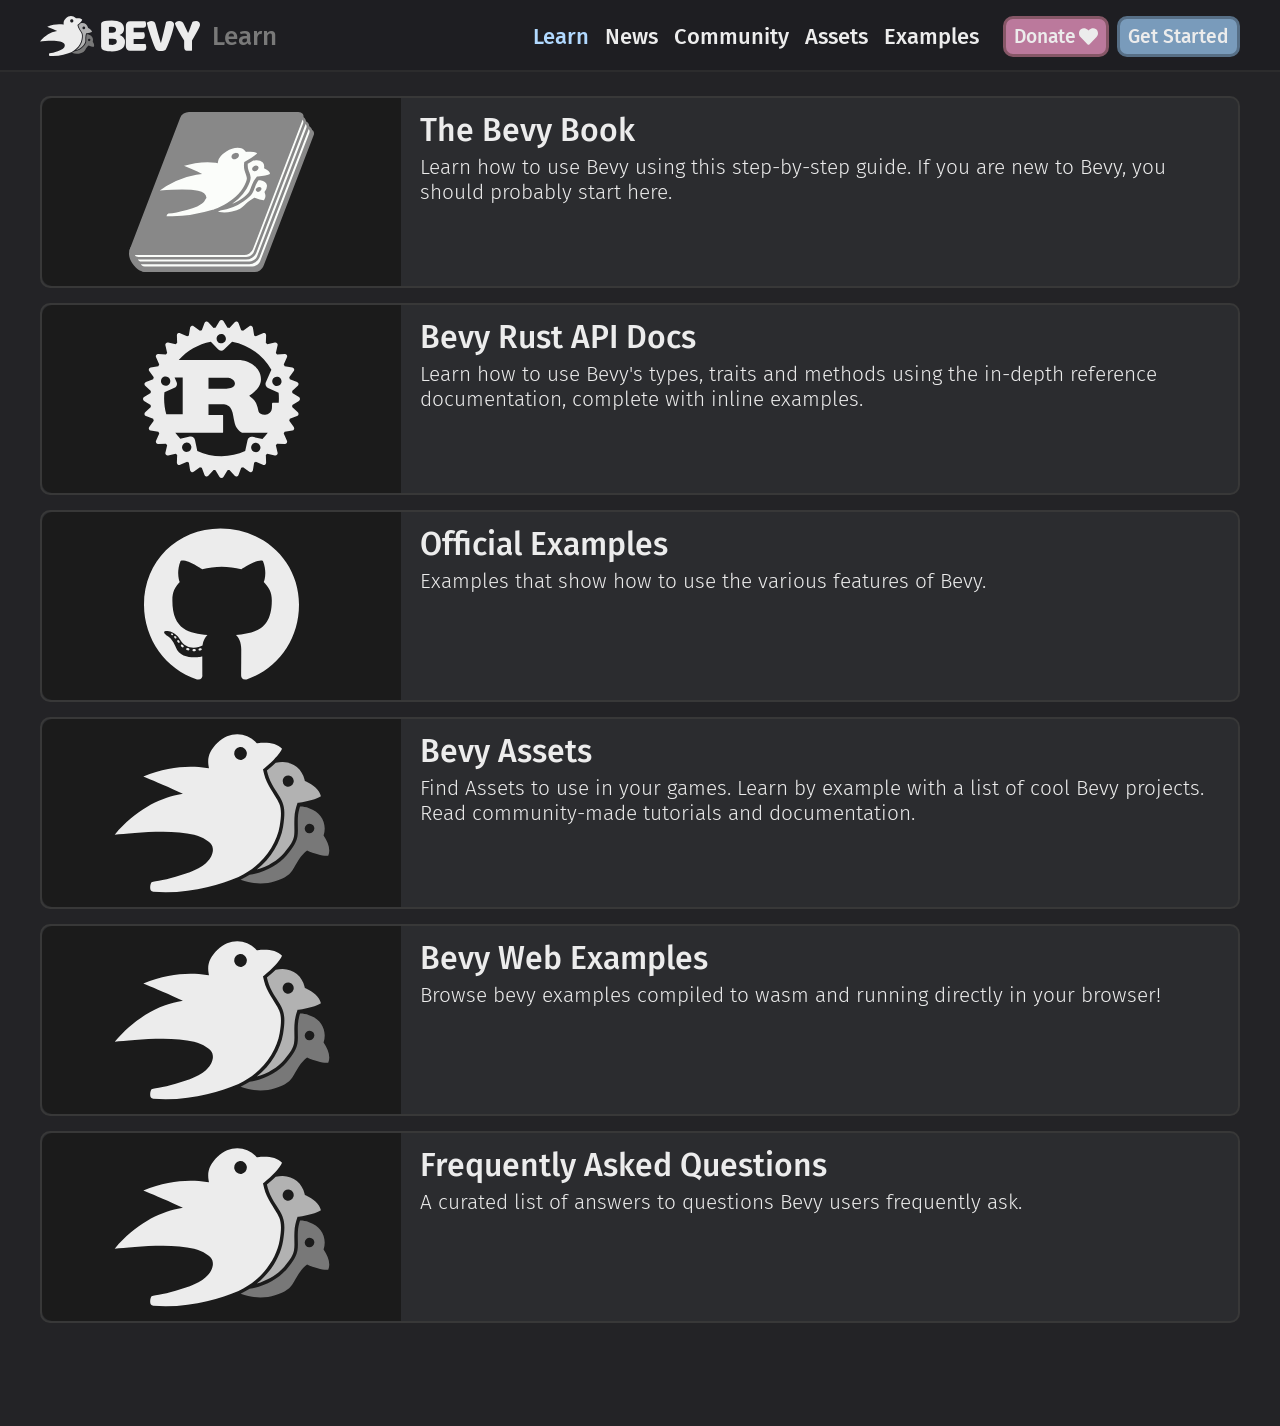
<file: learn/index.html>
<!doctype html>
<html lang="en">
    <head>
        <meta charset="UTF-8">
        <meta name='viewport' content="width=device-width, initial-scale=1" />
        <meta property="og:title" content="Bevy - Learn" />
        <meta property="og:type" content="website" />
        <meta property="og:url" content="https://bevyengine.org&#x2F;&#x2F;learn&#x2F;" />
        <meta property="og:image" content="https://bevyengine.org/assets/bevy_logo_fill.png" />
        <meta property="og:description" content="Bevy is a refreshingly simple data-driven game engine built in Rust. It is free and open-source forever!" />
        <link rel="shortcut icon" type="image/png" href="/assets/favicon.png">
        <link rel="stylesheet" href="/site.css" />
        <link href="/atom.xml" rel="alternate" type="application/atom+xml" />
        <title>Bevy - Learn</title>
         
    </head>
    <body>
        <div class="layout">
            <input id="mobile-menu-state" class="hidden" type="checkbox">
            <header class="layout__header header" data-mobile-menu-state-container>
                <div class="header__content">
                    <label class="main-menu-backdrop" for="mobile-menu-state"></label>
                    <label class="header__hamburger button-square button-square--header" for="mobile-menu-state">
                        <img src="/assets/icon-hamburger.svg">
                    </label>
                    <div class="header__left-block">
                        <a class="header__logo" href="/">
                            <img class="logo logo--icon" src="/assets/bevy_icon_dark.svg" alt="Bevy Engine">
                            <img class="logo logo--full" src="/assets/bevy_logo_dark.svg" alt="Bevy Engine">
                        </a>
                        <div class="header__message">
                            
                                Learn
                            
                        </div>
                    </div>
                    
                    <nav class="header__menu main-menu " role="navigation" data-page-menu-switch-state-container>
                        <div class="main-menu__header">
                            <a href="/">
                                <img class="logo" src="/assets/bevy_logo_dark.svg" alt="Bevy Engine">
                            </a>
                            <label class="button-square button-square--header" for="mobile-menu-state">
                                <img src="/assets/icon-times.svg">
                            </label>
                        </div>
                        
                        <div class="main-menu__content">
                            <div class="main-menu__page-menu">
                                
                            </div>
                            <ul class="main-menu__menu">
                                
    
    

    
        
    

    
    
    

    
        
    

    <li class="main-menu__entry">
        <a href="&#x2F;learn" class="main-menu__link main-menu__link--active">
            <span>Learn</span>
        </a>
    </li>

                                
    
    

    
        
    

    
    
    

    

    <li class="main-menu__entry">
        <a href="&#x2F;news" class="main-menu__link">
            <span>News</span>
        </a>
    </li>

                                
    
    

    
        
    

    
    
    

    

    <li class="main-menu__entry">
        <a href="&#x2F;community" class="main-menu__link">
            <span>Community</span>
        </a>
    </li>

                                
    
    

    
        
    

    
    
    

    

    <li class="main-menu__entry">
        <a href="&#x2F;assets" class="main-menu__link">
            <span>Assets</span>
        </a>
    </li>

                                
    
    

    
        
    

    
    
    

    

    <li class="main-menu__entry">
        <a href="&#x2F;examples" class="main-menu__link">
            <span>Examples</span>
        </a>
    </li>

                                
                            </ul>
                        </div>
                    </nav>
                    <div class="header__cta-container">
                        <a class="button button--pink header__cta" href="https://github.com/sponsors/cart">Donate <img class="button__icon" src="/assets/heart.svg" alt="heart icon"/></a>
                        <a class="button header__cta" href="/learn/book/getting-started/">Get Started</a>
                    </div>
                </div>
            </header>
            <main class="layout__content">
                <div class="container">
                    
<div class="padded-content">
  <a class="card" href="/learn/book/introduction">
    <div class="card-image">
      <img src="/assets/book.svg" class="centered-card-image" alt="Bevy book" />
    </div>
    <div class="card-text">
      <div class="card-title">
        The Bevy Book
      </div>
      <div class="card-description">
        Learn how to use Bevy using this step-by-step guide. If you are new to Bevy, you should probably start here.
      </div>
    </div>
  </a>
  <a class="card" href="https://docs.rs/bevy">
    <div class="card-image">
      <img src="/assets/rust-logo-light.svg" class="centered-card-image" alt="Rust logo" />
    </div>
    <div class="card-text">
      <div class="card-title">
        Bevy Rust API Docs
      </div>
      <div class="card-description">
        Learn how to use Bevy's types, traits and methods using the in-depth reference documentation, complete with inline examples.
      </div>
    </div>
  </a>
  <a class="card" href="https://github.com/bevyengine/bevy/tree/latest/examples#examples">
    <div class="card-image">
      <img src="/assets/github.svg" class="centered-card-image" alt="Github logo" />
    </div>
    <div class="card-text">
      <div class="card-title">
        Official Examples
      </div>
      <div class="card-description">
        Examples that show how to use the various features of Bevy.
      </div>
    </div>
  </a>
  <a class="card" href="/assets">
    <div class="card-image">
      <img src="/assets/bevy_icon_dark.svg" class="centered-card-image" alt="Bevy logo" />
    </div>
    <div class="card-text">
      <div class="card-title">
        Bevy Assets
      </div>
      <div class="card-description">
        Find Assets to use in your games. Learn by example with a list of cool Bevy projects. Read community-made
        tutorials and documentation.
      </div>
    </div>
  </a>
  <a class="card" href="/examples">
    <div class="card-image">
      <img src="/assets/bevy_icon_dark.svg" class="centered-card-image" alt="Bevy logo" />
    </div>
    <div class="card-text">
      <div class="card-title">
        Bevy Web Examples
      </div>
      <div class="card-description">
        Browse bevy examples compiled to wasm and running directly in your browser!
      </div>
    </div>
  </a>
  <a class="card" href="/faq">
    <div class="card-image">
      <img src="/assets/bevy_icon_dark.svg" class="centered-card-image" alt="Bevy logo" />
    </div>
    <div class="card-text">
      <div class="card-title">
        Frequently Asked Questions
      </div>
      <div class="card-description">
        A curated list of answers to questions Bevy users frequently ask.
      </div>
    </div>
  </a>
</div>

                </div>
            </main>
        </div>
    </body>
</html>
</file>
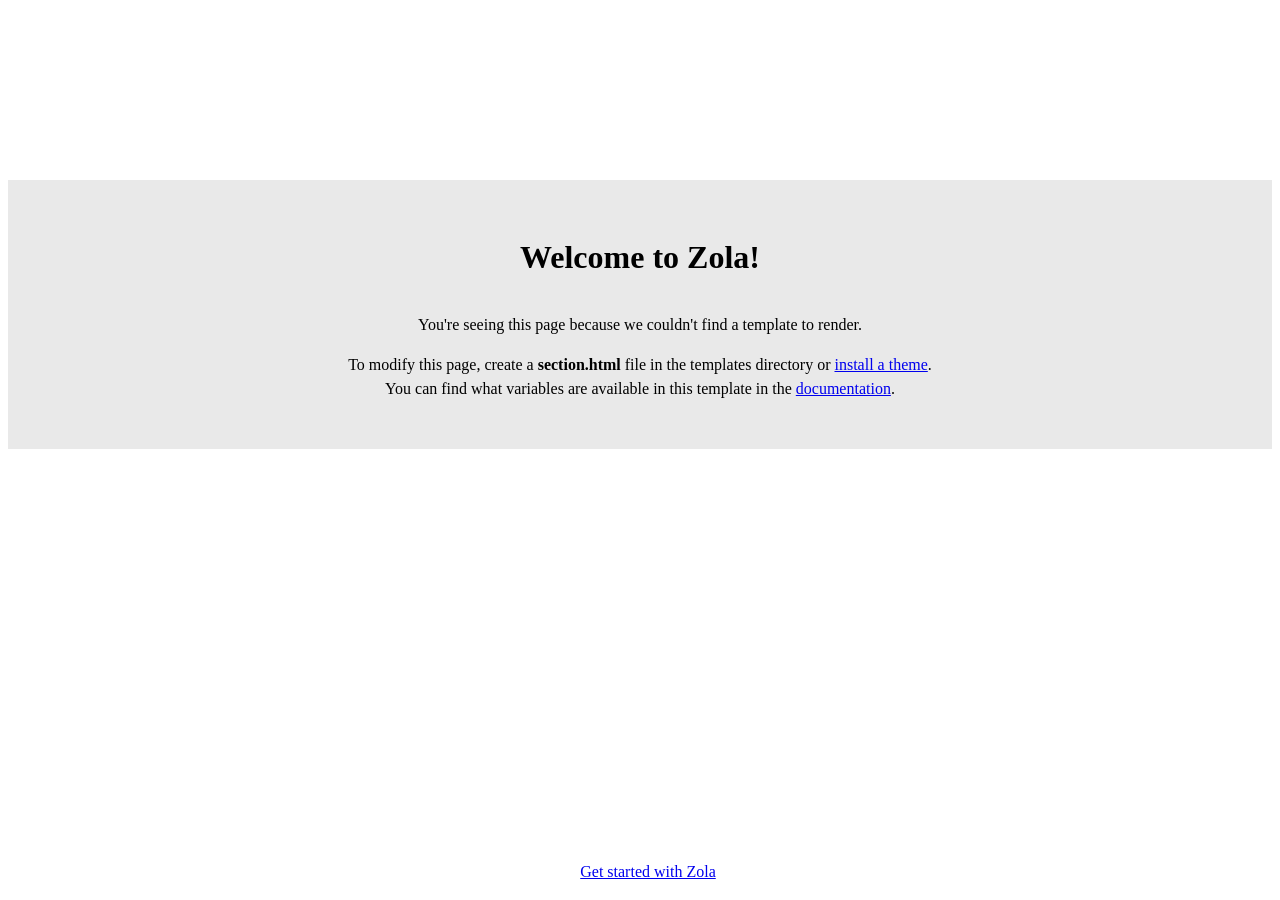
<file: assets/apps/index.html>
<html>
    <head>
        <title>Zola</title>
    </head>
    <body>
        <div class="container">
            <h1>Welcome to Zola!</h1>
            <p>
                You're seeing this page because we couldn't find a template to render.
            </p>
            <p>
                To modify this page, create a <b>section.html</b> file in the templates directory or
                <a href="https://www.getzola.org/documentation/themes/installing-and-using-themes/" target="_blank">install a theme</a>.
                <br>
                You can find what variables are available in this template in the <a href="https:&#x2F;&#x2F;www.getzola.org&#x2F;documentation&#x2F;templates&#x2F;pages-sections&#x2F;#section-variables" target="_blank">documentation</a>.
            </p>
        </div>
        <footer>
            <a href="https://www.getzola.org/documentation/getting-started/cli-usage/" target="_blank">Get started with Zola</a>
        </footer>
        <style>
            html {
                line-height: 1.5;
            }
            h1 {
                margin-bottom: 2rem;
            }
            .container {
                font-family: "sans-serif";
                text-align: center;
                margin-top: 20vh;
                padding: 2rem;
                background: #e9e9e9;
            }
            footer {
                position: fixed;
                width: 100%;
                bottom: 1rem;
                text-align: center;
            }
        </style>
    </body>
</html>
</file>
<file: site.css>
:root{--header-height: 60px;--scroll-padding-top: calc(var(--header-height) + 16px)}@media (min-width: 992px){:root{--header-height: 72px}}@font-face{font-family:'Fira Mono';font-style:normal;font-weight:400;src:url("../fonts/fira-mono-v8-latin-regular.eot");src:local("Fira Mono Regular"),local("FiraMono-Regular"),url("../fonts/fira-mono-v8-latin-regular.eot?#iefix") format("embedded-opentype"),url("../fonts/fira-mono-v8-latin-regular.woff2") format("woff2"),url("../fonts/fira-mono-v8-latin-regular.woff") format("woff"),url("../fonts/fira-mono-v8-latin-regular.ttf") format("truetype"),url("../fonts/fira-mono-v8-latin-regular.svg#FiraMono") format("svg")}@font-face{font-family:'Fira Sans';font-style:normal;font-weight:300;src:url("/assets/fonts/fira-sans-v10-latin-300.eot");src:local("Fira Sans Light"),local("FiraSans-Light"),url("/assets/fonts/fira-sans-v10-latin-300.eot?#iefix") format("embedded-opentype"),url("/assets/fonts/fira-sans-v10-latin-300.woff2") format("woff2"),url("/assets/fonts/fira-sans-v10-latin-300.woff") format("woff"),url("/assets/fonts/fira-sans-v10-latin-300.ttf") format("truetype"),url("/assets/fonts/fira-sans-v10-latin-300.svg#FiraSans") format("svg")}@font-face{font-family:'Fira Sans';font-style:normal;font-weight:400;src:url("/assets/fonts/fira-sans-v10-latin-regular.eot");src:local("Fira Sans Regular"),local("FiraSans-Regular"),url("/assets/fonts/fira-sans-v10-latin-regular.eot?#iefix") format("embedded-opentype"),url("/assets/fonts/fira-sans-v10-latin-regular.woff2") format("woff2"),url("/assets/fonts/fira-sans-v10-latin-regular.woff") format("woff"),url("/assets/fonts/fira-sans-v10-latin-regular.ttf") format("truetype"),url("/assets/fonts/fira-sans-v10-latin-regular.svg#FiraSans") format("svg")}@font-face{font-family:'Fira Sans';font-style:italic;font-weight:400;src:url("/assets/fonts/fira-sans-v10-latin-italic.eot");src:local("Fira Sans Italic"),local("FiraSans-Italic"),url("/assets/fonts/fira-sans-v10-latin-italic.eot?#iefix") format("embedded-opentype"),url("/assets/fonts/fira-sans-v10-latin-italic.woff2") format("woff2"),url("/assets/fonts/fira-sans-v10-latin-italic.woff") format("woff"),url("/assets/fonts/fira-sans-v10-latin-italic.ttf") format("truetype"),url("/assets/fonts/fira-sans-v10-latin-italic.svg#FiraSans") format("svg")}@font-face{font-family:'Fira Sans';font-style:normal;font-weight:500;src:url("/assets/fonts/fira-sans-v10-latin-500.eot");src:local("Fira Sans Medium"),local("FiraSans-Medium"),url("/assets/fonts/fira-sans-v10-latin-500.eot?#iefix") format("embedded-opentype"),url("/assets/fonts/fira-sans-v10-latin-500.woff2") format("woff2"),url("/assets/fonts/fira-sans-v10-latin-500.woff") format("woff"),url("/assets/fonts/fira-sans-v10-latin-500.ttf") format("truetype"),url("/assets/fonts/fira-sans-v10-latin-500.svg#FiraSans") format("svg")}@font-face{font-family:'Fira Sans';font-style:normal;font-weight:800;src:url("/assets/fonts/fira-sans-v10-latin-800.eot");src:local("Fira Sans ExtraBold"),local("FiraSans-ExtraBold"),url("/assets/fonts/fira-sans-v10-latin-800.eot?#iefix") format("embedded-opentype"),url("/assets/fonts/fira-sans-v10-latin-800.woff2") format("woff2"),url("/assets/fonts/fira-sans-v10-latin-800.woff") format("woff"),url("/assets/fonts/fira-sans-v10-latin-800.ttf") format("truetype"),url("/assets/fonts/fira-sans-v10-latin-800.svg#FiraSans") format("svg")}html{color:#ececec;font-family:'Fira Sans', sans-serif;font-size:.875rem;background-color:#1e1e22;scroll-padding-top:var(--scroll-padding-top)}html *{box-sizing:border-box;-webkit-tap-highlight-color:transparent;outline:none}@media (min-width: 768px){html{font-size:1rem}}body{padding:0;margin:0}.hidden{display:none}*:focus-visible{border-radius:5px;outline:solid #b1d9ff 3px}.section{display:block;font-size:1.4rem;overflow-x:hidden}.padded-content{padding:16px 0}@media (min-width: 992px){.padded-content{padding:24px 0}}.warning{color:#c8c864}.anchor-link,.anchor-link:focus,.anchor-link:hover,.anchor-link:active,.anchor-link:hover,.anchor-link:link,.anchor-link:visited{margin-left:0.3rem;color:#505050;text-shadow:none;font-weight:500}.bevy-instance{position:relative}.bevy-instance__progress-status{display:flex;flex-direction:column;position:absolute;bottom:50%;left:50%;width:250px;transform:translateX(-50%)}.bevy-instance__progress-status:empty{display:none}.bevy-instance__progress-file{margin-bottom:4px;font-weight:normal;text-shadow:1px 1px 1px #000;font-size:0.85rem;word-break:break-all}.bevy-instance__progress-track{width:100%;height:4px;border-radius:4px;background-color:#555}.bevy-instance__progress-track:not(:last-child){margin-bottom:2px}.bevy-instance__progress-bar{height:4px;min-width:4px;background-color:#799bbb;border-radius:4px;width:0px}.bevy-instance__progress-bar--indeterminate{background-image:linear-gradient(131deg, #799bbb 25%, #597899 25%, #597899 50%, #799bbb 50%, #799bbb 75%, #597899 75%, #597899 100%);background-size:26.50px 30.49px;animation-duration:1s;animation-fill-mode:forwards;animation-iteration-count:infinite;animation-name:bg-animation;animation-timing-function:linear}@keyframes bg-animation{0%{background-position:0px 0}100%{background-position:-26.5px 0}}.bevy-instance__canvas{width:100% !important;height:auto !important;border-radius:10px;background:#2b2c2f}.book-footer{--book-footer-gap: 12px;margin:32px 0}@media (min-width: 768px){.book-footer{--book-footer-gap: 20px}}.book-footer__nav{display:grid;gap:var(--book-footer-gap);padding:var(--book-footer-gap) 0;grid-template-columns:1fr;grid-template-areas:'next' 'prev'}@media (min-width: 768px){.book-footer__nav{grid-template-columns:1fr 1fr;grid-template-areas:'prev next'}}.book-footer__link{display:flex;border:2px solid #2f3033;border-radius:8px;padding:16px 8px}.book-footer__link,.book-footer__link:focus,.book-footer__link:hover,.book-footer__link:active .book-footer__link:link,.book-footer__link:visited{text-decoration:none;color:#9b9b9d}.book-footer__link:hover{background-color:rgba(236,236,236,0.01);color:#ececec}.book-footer__link:hover .book-footer__dir{color:#999}.book-footer__link--prev{grid-area:prev;flex-direction:row-reverse;padding-left:16px}.book-footer__link--prev .book-footer__label{padding:0 8px 0 12px}.book-footer__link--next{grid-area:next;text-align:right;padding-right:16px}.book-footer__link--next .book-footer__label{padding:0 12px 0 8px}.book-footer__label{flex-grow:1;font-size:1.125rem;line-height:1.3}.book-footer__dir{margin-bottom:4px;color:#666;text-transform:uppercase;font-size:0.8rem;line-height:1;letter-spacing:0.1em}.book-footer__chevron{align-self:center}.book-footer__edit-wrapper{border-top:2px solid #2f3033;text-align:center;padding-top:var(--book-footer-gap)}.book-footer__edit{display:inline-flex;align-items:center;padding:8px;font-size:0.9rem}.book-footer__edit,.book-footer__edit:focus,.book-footer__edit:hover,.book-footer__edit:active .book-footer__edit:link,.book-footer__edit:visited{text-decoration:none;color:#555}.book-footer__edit:hover{color:#aaa}.book-footer__edit .icon{margin-right:4px}.button-square{display:flex;align-items:center;justify-content:center;position:relative;cursor:pointer}.button-square:hover:before{content:'';position:absolute;top:8px;right:8px;bottom:8px;left:8px;background-color:rgba(236,236,236,0.05);border-radius:10px}.button-square--header{width:calc(var(--header-height) - 8px);height:var(--header-height)}.button{display:inline-flex;align-items:center;background-color:#799bbb;border:3px solid #576f86;padding:6px 8px;border-radius:10px;font-size:1.2rem;font-weight:500;transition:transform 100ms}.button:hover{background-color:#6f93b6}.button:active{transform:translateY(2px)}.button,.button:hover,.button:visited{color:#ececec;text-decoration:none}.button__icon{height:1.1em;vertical-align:middle;margin-left:0.2em;font-size:0.9em}.button--pink{background-color:#bb799c;border-color:#865767}.button--pink:hover{background-color:#b66f95}.card{display:block;flex-direction:left;overflow:hidden;height:12rem;border-radius:10px;background-color:#2b2c2f;margin-bottom:15px;font-style:normal;text-decoration:none;border:2px solid #383838;position:relative}.card:hover{background-color:#2f3033;border:2px solid #6b6b6b}.card-profile-picture{position:absolute;right:0px;top:0px;height:2.0em;width:2.0em;border-radius:0px 10px 0px 10px;overflow:hidden;display:flex}.card-social-icon{position:relative;top:0.2rem;width:1rem;height:1rem}.card-sponsor-icon{fill:#bb799c}.card-image{width:30%;overflow:hidden;object-fit:cover;display:flex;background-color:#1b1b1b;border-top-left-radius:10px;border-bottom-left-radius:10px;align-content:center;justify-content:center;float:left;height:100%;margin-right:0px}.centered-card-image{display:block;align-self:center;height:85%;max-width:85%;border-radius:10px}.card-text{padding-top:0.8rem;padding-bottom:0.8rem;padding-left:1.2rem;padding-right:1.2rem;overflow:hidden;text-overflow:ellipsis}.card-text-dense{line-height:1.0rem}.card-subtitle{display:block;font-weight:200;font-size:1.4rem;font-style:italic;color:#8f8f8f;text-decoration:none}.card-description{display:block;position:relative;font-weight:300;font-size:1.3rem;color:#ececec;text-decoration:none;margin-top:0.4rem;overflow:hidden;text-overflow:ellipsis;height:100px}.card-title{display:block;font-weight:500;font-size:2.0rem;color:#ececec;font-style:normal;text-decoration:none}.card-image-default{display:flex;height:100%;margin-left:auto;margin-right:auto;align-items:center}.card-dense{padding:0.8rem}.container{--container-padding: 8px;width:100%;max-width:calc(1200px + var(--container-padding) * 2);margin:0 auto;padding:0 var(--container-padding)}@media (min-width: 992px){.container{--container-padding: 16px}}.example{padding:0 16px}.example__header{display:grid;gap:8px;margin:16px 0 8px;align-items:baseline;grid-template-columns:1fr 1fr;grid-template-areas:'title title' 'back  github'}@media (min-width: 768px){.example__header{margin:24px 0 8px;grid-template-areas:'back title github';grid-template-columns:150px 1fr 150px}}.example__title{grid-area:title;margin:0;font-size:1.75rem;text-align:center}.example__back,.example__github{font-size:1rem}.example__back,.example__back:focus,.example__back:hover,.example__back:active .example__back:link,.example__back:visited,.example__github,.example__github:focus,.example__github:hover,.example__back:active .example__github:link,.example__github:visited,.example__github:active .example__back:link,.example__github:active .example__github:link{text-decoration:none;color:#aaa}.example__back:hover,.example__github:hover{color:#ececec}.example__back{grid-area:back}.example__github{grid-area:github;text-align:right}.header{padding-right:8px}@media (min-width: 992px){.header{padding:0 16px}}.header__content{width:100%;max-width:1200px;height:var(--header-height);display:flex;align-items:center;justify-content:space-between;margin:0 auto}.header__hamburger{flex-shrink:0}@media (min-width: 992px){.header__hamburger{display:none}}.header__left-block{display:flex;align-items:center;margin-right:auto}.header__logo{display:flex;align-items:center}.header__message{display:none;font-size:1.4rem;font-weight:500;color:#797979;margin-left:12px}@media (min-width: 550px){.header__message{display:block}}@media (min-width: 1200px){.header__message{font-size:1.625rem}}.header__message:empty{display:none}.header__cta-container{display:flex;margin-left:16px}.header__cta{flex-shrink:0}.header__cta:not(:last-child){margin-right:8px}.icon{--icon-height: 1.2em;display:inline-block;background-color:currentColor;vertical-align:text-bottom;-webkit-mask-repeat:no-repeat;mask-repeat:no-repeat;-webkit-mask-size:contain;mask-size:contain;-webkit-mask-position:center;mask-position:center}.icon--chevron-down{height:var(--icon-height);width:calc(var(--icon-height) * .625);-webkit-mask-image:url("/assets/icon-chevron-down.svg");mask-image:url("/assets/icon-chevron-down.svg")}.icon--chevron-left{height:var(--icon-height);width:calc(var(--icon-height) * .375);-webkit-mask-image:url("/assets/icon-chevron-left.svg");mask-image:url("/assets/icon-chevron-left.svg")}.icon--chevron-right{height:var(--icon-height);width:calc(var(--icon-height) * .375);-webkit-mask-image:url("/assets/icon-chevron-right.svg");mask-image:url("/assets/icon-chevron-right.svg")}.icon--github{height:var(--icon-height);width:calc(var(--icon-height) * 1);-webkit-mask-image:url("/assets/icon-github.svg");mask-image:url("/assets/icon-github.svg")}.icon--pencil{height:var(--icon-height);width:calc(var(--icon-height) * .79167);-webkit-mask-image:url("/assets/icon-pencil.svg");mask-image:url("/assets/icon-pencil.svg")}.icon--times{height:var(--icon-height);width:calc(var(--icon-height) * .66667);-webkit-mask-image:url("/assets/icon-times.svg");mask-image:url("/assets/icon-times.svg")}.item-grid{display:grid;grid-template-columns:repeat(auto-fill, minmax(270px, 1fr));gap:16px}.layout{min-height:100vh;display:flex;flex-direction:column}.layout__header{position:fixed;top:0px;width:100%;height:var(--header-height);background-color:#1e1e22;border-bottom:2px solid #2c2c2d;z-index:800}.layout__content{width:100%;padding-top:var(--header-height);padding-bottom:64px;flex-grow:1;background-color:#232326}#mobile-menu-state:checked+[data-mobile-menu-state-container] .layout{height:100%;overflow:hidden}.logo{height:28px}@media (min-width: 992px){.logo{height:40px}}@media (min-width: 440px){.logo--icon{display:none}}.logo--full{display:none}@media (min-width: 440px){.logo--full{display:block}}.main-menu-backdrop{visibility:hidden;position:fixed;top:0px;left:0px;width:100%;height:100%;z-index:900;background-color:rgba(0,0,0,0.2);cursor:pointer;opacity:0.0;transition:opacity 500ms}#mobile-menu-state:checked+[data-mobile-menu-state-container] .main-menu-backdrop{visibility:visible;opacity:1.0}.main-menu__menu{display:flex;margin:0;padding:0}.main-menu__entry{list-style:none}.main-menu__link{display:flex;align-items:center;justify-content:center;position:relative;height:var(--header-height);font-size:1.375rem;font-weight:500;text-decoration:none}.main-menu__link,.main-menu__link:visited,.main-menu__link:active{color:#ececec}.main-menu__link:hover{color:#b1d9ff}.main-menu__link--active,.main-menu__link--active:visited,.main-menu__link--active:active{color:#b1d9ff}.main-menu__link:focus-visible{outline:none}.main-menu__link:focus-visible span{border-radius:5px;outline:solid #b1d9ff 3px}@media (max-width: 991px){.main-menu{--main-menu-switch-height: 0px;position:fixed;top:0px;left:-300px;width:300px;bottom:-60px;padding-bottom:60px;background-color:#1e1e22;z-index:1000;transform:translateX(0);opacity:0.0;transition:transform 250ms, opacity 250ms;box-shadow:0px 0px 16px rgba(0,0,0,0.3)}.main-menu--with-page-menu{--main-menu-switch-height: 56px}.main-menu--with-page-menu .main-menu__page-menu-switch{display:block}.main-menu__header{display:flex;align-items:center;justify-content:space-between;padding-left:8px;height:var(--header-height);background-color:#232326;border-bottom:2px solid #313131}.main-menu__header a{display:flex;align-items:center}.main-menu__page-menu-switch{display:none;padding:8px 8px 0 8px;height:var(--main-menu-switch-height)}.main-menu__content{position:relative;height:calc(100% - var(--header-height) - var(--main-menu-switch-height));overflow-x:hidden}.main-menu__menu,.main-menu__page-menu{overflow-y:auto;height:100%;position:absolute;top:0px;bottom:0px;left:0px;right:0px;transition:transform 250ms}.main-menu__menu{display:flex;flex-direction:column;padding:8px;transform:translateX(0px)}.main-menu__page-menu{margin:0;padding:8px;transform:translateX(300px)}.main-menu__link:hover{background-color:rgba(236,236,236,0.05);border-radius:10px}}@media (max-width: 991px){#mobile-menu-state:checked+[data-mobile-menu-state-container] .main-menu{transform:translateX(300px);opacity:1.0}#page-menu-switch-state:checked+[data-page-menu-switch-state-container] .main-menu__menu{transform:translateX(-300px)}#page-menu-switch-state:checked+[data-page-menu-switch-state-container] .main-menu__page-menu{transform:translateX(0px)}}@media (min-width: 992px){.main-menu__header,.main-menu__page-menu-switch,.main-menu__page-menu{display:none}.main-menu__link{display:flex;align-items:center;justify-content:center;padding:0 8px;height:var(--header-height);font-size:1.375rem;font-weight:500;text-decoration:none}}.menu-switch{position:relative;display:grid;grid-template-columns:1fr 1fr;gap:4px;border-radius:40px;background-color:rgba(236,236,236,0.05);padding:4px;height:40px;cursor:pointer;user-select:none}.menu-switch::before{content:'';position:absolute;top:4px;left:4px;height:32px;width:calc(50% - 8px);border-radius:32px;background-color:#1e1e22;z-index:0;transition:transform 250ms}.menu-switch__option{display:flex;align-items:center;justify-content:center;position:relative;height:32px;border-radius:32px;z-index:1}.menu-switch__option--main-menu{opacity:1.0}.menu-switch__option--page-menu{opacity:0.5}#page-menu-switch-state:checked+[data-page-menu-switch-state-container] .menu-switch::before{transform:translateX(calc(100% + 8px))}#page-menu-switch-state:checked+[data-page-menu-switch-state-container] .menu-switch__option--main-menu{opacity:0.5}#page-menu-switch-state:checked+[data-page-menu-switch-state-container] .menu-switch__option--page-menu{opacity:1.0}.page-with-menu{display:grid;grid-gap:24px;grid-template-columns:1fr;grid-template-areas:'content';margin-top:12px}@media (min-width: 992px){.page-with-menu{margin-top:24px;grid-template-columns:250px 1fr;grid-template-areas:'menu content'}}.page-with-menu__menu-wrapper{grid-area:menu;display:none;position:relative}@media (min-width: 992px){.page-with-menu__menu-wrapper{display:block}}.page-with-menu__menu{scrollbar-width:thin;scrollbar-color:rgba(236,236,236,0.2) transparent;position:sticky;top:calc(var(--header-height) + 24px);height:calc(100vh - var(--header-height) - 24px);overflow-y:auto;padding-bottom:24px}.page-with-menu__menu::-webkit-scrollbar-track{background-color:transparent}.page-with-menu__menu::-webkit-scrollbar{width:4px;background-color:transparent}.page-with-menu__menu::-webkit-scrollbar-thumb{background-color:rgba(236,236,236,0.2);border-radius:4px}.page-with-menu__content{grid-area:content;overflow-x:hidden}.sponsors{width:100%;max-width:800px;margin:0 auto}.sponsors:not(:last-child){margin-bottom:56px}.sponsors__title{font-size:2.8rem;margin-bottom:-10px}.sponsors__amount{font-size:1.2rem}.sponsors__content{display:flex;flex-direction:column;justify-content:center;align-items:center;max-width:600px;margin:0 auto}@media (min-width: 992px){.sponsors__content{max-width:none;flex-direction:row;flex-wrap:wrap}}.sponsors__link{display:block;margin:0 0 16px}@media (min-width: 992px){.sponsors__link{margin:0 24px 24px}}.sponsors__logo{object-fit:contain}.sponsors--platinum .sponsors__title{color:#ececec}.sponsors--platinum .sponsors__amount{color:#ececec}.sponsors--platinum .sponsors__logo{width:100%;max-height:100px}.sponsors--silver .sponsors__title{color:#bbb}.sponsors--silver .sponsors__amount{color:#bbb}.sponsors--silver .sponsors__logo{width:100%;max-height:80px}.sponsors--bronze .sponsors__title{color:#9f7d6c}.sponsors--bronze .sponsors__amount{color:#9f7d6c}.sponsors--bronze .sponsors__logo{width:100%;max-height:60px}.z-code{color:#c0c5ce;background-color:#2b2c2f}div.incorrect{background-color:#542326;border-left:10px solid red;border-radius:10px}div.incorrect .z-code,div.incorrect .z-code code{background-color:#542326}.z-variable.z-parameter.z-function{color:#c0c5ce}.z-comment,.z-punctuation.z-definition.z-comment{color:#65737e}.z-punctuation.z-definition.z-string,.z-punctuation.z-definition.z-variable,.z-punctuation.z-definition.z-string,.z-punctuation.z-definition.z-parameters,.z-punctuation.z-definition.z-string,.z-punctuation.z-definition.z-array{color:#c0c5ce}.z-none{color:#c0c5ce}.z-keyword.z-operator{color:#c0c5ce}.z-keyword{color:#c594c5ff}.z-variable{color:#c0c5ce}.z-entity.z-name.z-function,.z-meta.z-require,.z-support.z-function.z-any-method{color:#6699ccff}.z-support.z-class,.z-entity.z-name.z-class,.z-entity.z-name.z-type.z-class{color:#dfc479}.z-meta.z-class{color:#eff1f5}.z-keyword.z-other.z-special-method{color:#8fa1b3}.z-storage{color:#b48ead}.z-support.z-function{color:#6699ccff}.z-string,.z-constant.z-other.z-symbol,.z-entity.z-other.z-inherited-class{color:#9fc37f}.z-none{color:#e79e6d}.z-constant{color:#e79e6d}.z-entity.z-name.z-tag{color:#e05a67}.z-entity.z-other.z-attribute-name{color:#d08770}.z-entity.z-other.z-attribute-name.z-id,.z-punctuation.z-definition.z-entity{color:#8fa1b3}.z-meta.z-selector{color:#b48ead}.z-markup.z-heading .z-punctuation.z-definition.z-heading,.z-entity.z-name.z-section{color:#8fa1b3}.z-keyword.z-other.z-unit{color:#e79e6d}.z-markup.z-bold,.z-punctuation.z-definition.z-bold{color:#dfc479;font-weight:bold}.z-markup.z-italic,.z-punctuation.z-definition.z-italic{color:#b48ead;font-style:italic}.z-markup.z-raw.z-inline{color:#a3be8c}.z-string.z-other.z-link{color:#bf616a}.z-meta.z-link{color:#e79e6d}.z-markup.z-list{color:#bf616a}.z-markup.z-quote{color:#e79e6d}.z-meta.z-separator{color:#c0c5ce;background-color:#4f5b66}.z-markup.z-inserted,.z-markup.z-inserted.z-git_gutter{color:#a3be8c}.z-markup.z-deleted,.z-markup.z-deleted.z-git_gutter{color:#bf616a}.z-markup.z-changed,.z-markup.z-changed.z-git_gutter{color:#b48ead}.z-markup.z-ignored,.z-markup.z-ignored.z-git_gutter{color:#4f5b66}.z-markup.z-untracked,.z-markup.z-untracked.z-git_gutter{color:#4f5b66}.z-constant.z-other.z-color{color:#96b5b4}.z-string.z-regexp{color:#96b5b4}.z-constant.z-character.z-escape{color:#96b5b4}.z-punctuation.z-section.z-embedded,.z-variable.z-interpolation{color:#ab7967}.z-invalid.z-illegal{color:#2b303b;background-color:#bf616a}.z-markup.z-deleted.z-git_gutter{color:#f92672}.z-markup.z-inserted.z-git_gutter{color:#a6e22e}.z-markup.z-changed.z-git_gutter{color:#967efb}.z-markup.z-ignored.z-git_gutter{color:#565656}.z-markup.z-untracked.z-git_gutter{color:#565656}.z-meta.z-generic.z-rust,.z-entity.z-name.z-struct.z-rust,.z-entity.z-name.z-impl.z-rust{color:#dfc479}.z-punctuation.z-definition.z-generic.z-rust{color:#c0c5ce}.z-storage.z-type.z-function,.z-keyword.z-operator.z-rust,.z-storage.z-type.z-struct.z-rust,.z-punctuation.z-accessor.z-rust,.z-storage.z-modifier.z-rust{color:#c594c5ff}.z-support.z-macro.z-rust{color:#6699ccff}.z-punctuation.z-definition.z-string{color:#9fc37f}.z-entity.z-name.z-trait.z-rust{color:#56b6c2}.z-meta.z-annotation.z-rust,.z-variable.z-annotation.z-rust{color:#d19a66}.z-meta.z-annotation.z-parameters.z-rust{color:#d1af8f}.z-meta.z-annotation.z-parameters.z-rust .z-begin,.z-meta.z-annotation.z-parameters.z-rust .z-end,.z-meta.z-annotation.z-parameters.z-rust .z-punctuation{color:#d19a66}.z-variable.z-function.z-shell,.z-support.z-function.z-shell{color:#6699ccff}.z-variable.z-parameter.z-option{color:#c594c5ff}.tree-menu{margin:0;padding:0;position:relative}.tree-menu__state{display:none}.tree-menu__item{list-style:none}.tree-menu__item>.tree-menu{display:none;padding-left:16px}.tree-menu__label{display:flex;border-radius:4px;margin-bottom:2px;opacity:0.6}.tree-menu__label:hover{opacity:1.0;background-color:rgba(236,236,236,0.1)}.tree-menu__label--with-chevron .tree-menu__link{padding-right:4px}.tree-menu__link{display:flex;align-items:center;flex-grow:1;padding:4px 16px;min-height:32px;text-decoration:none;line-height:1.25;font-size:1rem}.tree-menu__link,.tree-menu__link:focus,.tree-menu__link:active,.tree-menu__link:hover,.tree-menu__link:link,.tree-menu__link:visited{color:#ececec}.tree-menu__toggle{display:flex;align-items:center;justify-content:center;flex-shrink:0;width:44px;cursor:pointer;border-radius:4px;user-select:none}.tree-menu__toggle:hover{background-color:rgba(236,236,236,0.1)}.tree-menu__chevron{transition:transform 250ms;transform:rotate(-90deg)}.tree-menu__item--active>.tree-menu__label{background-color:rgba(236,236,236,0.1);opacity:1.0}.tree-menu__item--active>.tree-menu__label .tree-menu__link{color:#ececec}.tree-menu__state:checked+.tree-menu__item>.tree-menu__label .tree-menu__chevron{transform:rotate(0deg)}.tree-menu__state:checked+.tree-menu__item>.tree-menu{display:block}.asset-card{display:grid;grid-template-areas:"banner" "desc" "tags";text-decoration:none;overflow:hidden;border-radius:10px;background-color:#2b2c2f;color:#ececec;border:2px solid #383838}.asset-card:hover{background-color:#2f3033;border:2px solid #6b6b6b}.asset-card__banner{grid-area:banner;display:block;position:relative;aspect-ratio:16/9;align-self:start;background:linear-gradient(0deg, #2f3033 0%, #1b1b1b 100%)}.asset-card__banner img{width:100%;height:100%;display:block;object-fit:contain;background-color:#1b1b1b}.asset-card__title{position:absolute;width:100%;bottom:0;padding:.4rem;font-weight:bold;font-size:1.2rem;background-color:rgba(0,0,0,0.5)}.asset-card__description{overflow:hidden;display:-webkit-box;-webkit-line-clamp:3;-webkit-box-orient:vertical;grid-area:desc;padding:.4rem;font-size:1rem;overflow:ellipsis;height:4.2rem}.asset-card__small_description{overflow:hidden;display:-webkit-box;-webkit-line-clamp:3;-webkit-box-orient:vertical;grid-area:desc;padding:.2rem;font-size:0.9rem;overflow:ellipsis;height:100%;display:flex;flex-direction:column}.asset-card__tags{grid-area:tags;display:grid;grid-template-areas:"versions licenses";padding:.4rem;height:2.2rem}.asset-card__tag-icon{display:flex}.asset-card__tag-icon img,.asset-card__tag-icon svg{height:1.2rem;width:1.2rem;fill:#95959d}.asset-card__bevy-versions{grid-area:versions}.asset-card__licenses{grid-area:licenses;margin-left:auto;order:2}.asset-card__tag-list{display:flex;align-items:center;gap:.2em}.asset-card__tag{display:flex;justify-content:center;padding:.2em .4em;border-radius:.2em;font-size:.85em;background:#59595e}.asset-card__tag--supported{background-color:#6e6ef7}.community-icon{width:50% !important;max-width:7rem}.community-grid{display:grid;grid-template-columns:repeat(auto-fill, minmax(300px, 500px));justify-content:center;gap:1rem}.community-card{margin-bottom:0px}.people-section-description{margin-bottom:1.5rem}.people-role-descriptions{display:flex;flex-direction:column;gap:0.5rem}.people-role-description{display:block;flex-direction:row}.people-role-description-text{line-height:1.75rem}.people-card{height:14rem;margin-bottom:0px}.people-links{display:flex;flex-direction:row;gap:1rem}.people-roles{display:flex;flex-wrap:wrap;gap:0.3rem;margin-top:0.3rem;margin-bottom:0.4rem}.people-role{display:block;font-weight:400;font-size:0.8rem;padding-left:0.3rem;padding-right:0.3rem;padding-top:0.3rem;padding-bottom:0.3rem;line-height:1;border-radius:0.3rem;border-style:solid;border-width:1px}.people-role-top-level{float:left;font-size:1.0rem;margin-right:0.2rem}.people-role-project-lead{border-color:#c8c832;color:#c8c832}.people-role-maintainer{border-color:#f267ff;color:#f267ff}.people-role-sme{border-color:#50c832;color:#50c832}.assets .assets-intro{margin-bottom:20px}.assets .asset-section{font-size:2.4rem;margin:0 0 20px}.assets .asset-subsection{font-size:1.9rem;margin:0 0 16px}.assets .item-grid{margin-bottom:52px}.book-page{display:flex;width:100%;min-height:500px}.book-page-subtitle{font-size:1.3rem;font-weight:800;color:#999999;font-style:italic;vertical-align:middle}.book-content{position:relative;width:100%;min-width:0}.book-content h1{font-size:2.4rem;margin:0 0 16px}.book-content h2{font-size:1.8rem;margin-bottom:15px}.book-content h3{font-size:1.4rem;font-weight:500;margin-bottom:15px}.book-content p{margin-top:5px}.book-whats-a-bevy{background-color:#00000000 !important;height:2.4rem !important;border-radius:unset !important}.news-title{font-size:2.8rem;font-weight:800;margin-bottom:0px;margin-top:0px}.news-subtitle{margin-top:0px;font-size:1.22rem;font-weight:200;font-style:italic;color:#8f8f8f}.news-content img{border-radius:10px;max-width:100%}.news-content video{border-radius:10px;max-width:100%}.news-social-links{display:inline-block}.news-social-icon{height:1.3rem;vertical-align:middle}.news-social-link{font-size:1.1rem;color:#ececec}.release-feature-authors{margin-top:-1.0rem !important;font-style:italic;color:#8f8f8f}.news-image-subtitle{color:#8f8f8f;font-style:italic;font-size:1.0rem;margin-top:-0.5rem}.bevy-logo-header{display:block;margin:32px auto;width:100%;max-width:35rem}.bevy-description{text-align:center;margin-top:1.5rem;font-size:1.5rem;font-weight:500}.feature-list{margin-top:1.5rem;display:flex;justify-content:center;flex-wrap:wrap;margin-left:auto;margin-right:auto}.feature-container{display:flex;flex-wrap:wrap;justify-content:center}.feature-container-reverse{flex-wrap:wrap-reverse}.feature-title{font-size:2.1rem;margin-top:0;margin-bottom:0.3rem}.feature-description{font-size:1.3rem}.feature-image{height:24rem;background-color:#2b2c2f;border-radius:4rem;display:flex;align-items:center;justify-content:center;overflow:hidden;background-clip:padding-box}.feature-text{align-self:center}.feature-image,.feature-text{width:100%;max-width:535px;border-width:1.8rem;border-style:solid;border-color:transparent}@media (min-width: 768px){.feature-image,.feature-text{width:50%}}@media (min-width: 1200px){.feature-image,.feature-text{min-width:535px}}.feature-sublist{margin-top:0.5rem;margin-bottom:0.5rem;margin-left:0px;padding-left:2rem;font-size:1.22rem}.feature-img{max-height:80%;max-width:80%}.features-whats-next{text-align:center;font-size:1.5rem !important;margin-top:2rem;margin-bottom:2rem;width:100%}.features-sponsors{margin-top:3rem;text-align:center;font-size:1.5rem !important;line-height:2.2rem !important;margin-bottom:8rem}.sponsors-section{display:flex;width:100%;justify-content:center}.bronze-sponsor-image{height:3.8rem;margin:1rem}.silver-sponsor-image{height:5.4rem;margin:1rem}.platinum-sponsor-image{height:7.0rem;margin:1rem}.media-content{width:100%;font-size:1.22rem;font-weight:400;line-height:1.7446rem;color:#d2d2d2;font-style:normal;text-decoration:none;word-break:break-word}.media-content h2{margin-top:3.0rem;font-size:2.2rem}.media-content h3{font-size:1.5rem;margin-bottom:1rem}.media-content h4{margin-bottom:1rem}.media-content pre{font-family:'Fira Code', monospace;font-variant-ligatures:none;padding:10px;padding-left:15px;font-size:1.1rem;border-radius:10px;word-wrap:break-word;white-space:pre-wrap}.media-content a code,.media-content a:active code,.media-content a:visited code,.media-content a:link code{font-family:'Fira Code', monospace;font-variant-ligatures:none;color:#e4c151;font-style:normal;text-decoration:none}.media-content code{font-family:'Fira Code', monospace;font-variant-ligatures:none;font-size:1.05rem;color:#c8c8c8;background-color:#2b2c2f;border-radius:10px;padding-bottom:3px;padding-top:3px;padding-left:8px;padding-right:8px;text-decoration:none}.media-content ol,.media-content ul{padding-left:2.5rem}.media-content a:hover code{background-color:#414247}.media-content a{text-decoration:none;color:#7c90ff}.media-content a:hover{text-shadow:0 0 0.9px #6c82ff,0 0 0.9px #6c82ff}.media-content pre code{padding-bottom:0px;padding-top:0px;padding-left:0px;padding-right:0px}.fun-list{color:#a0c5e7}
</file>
